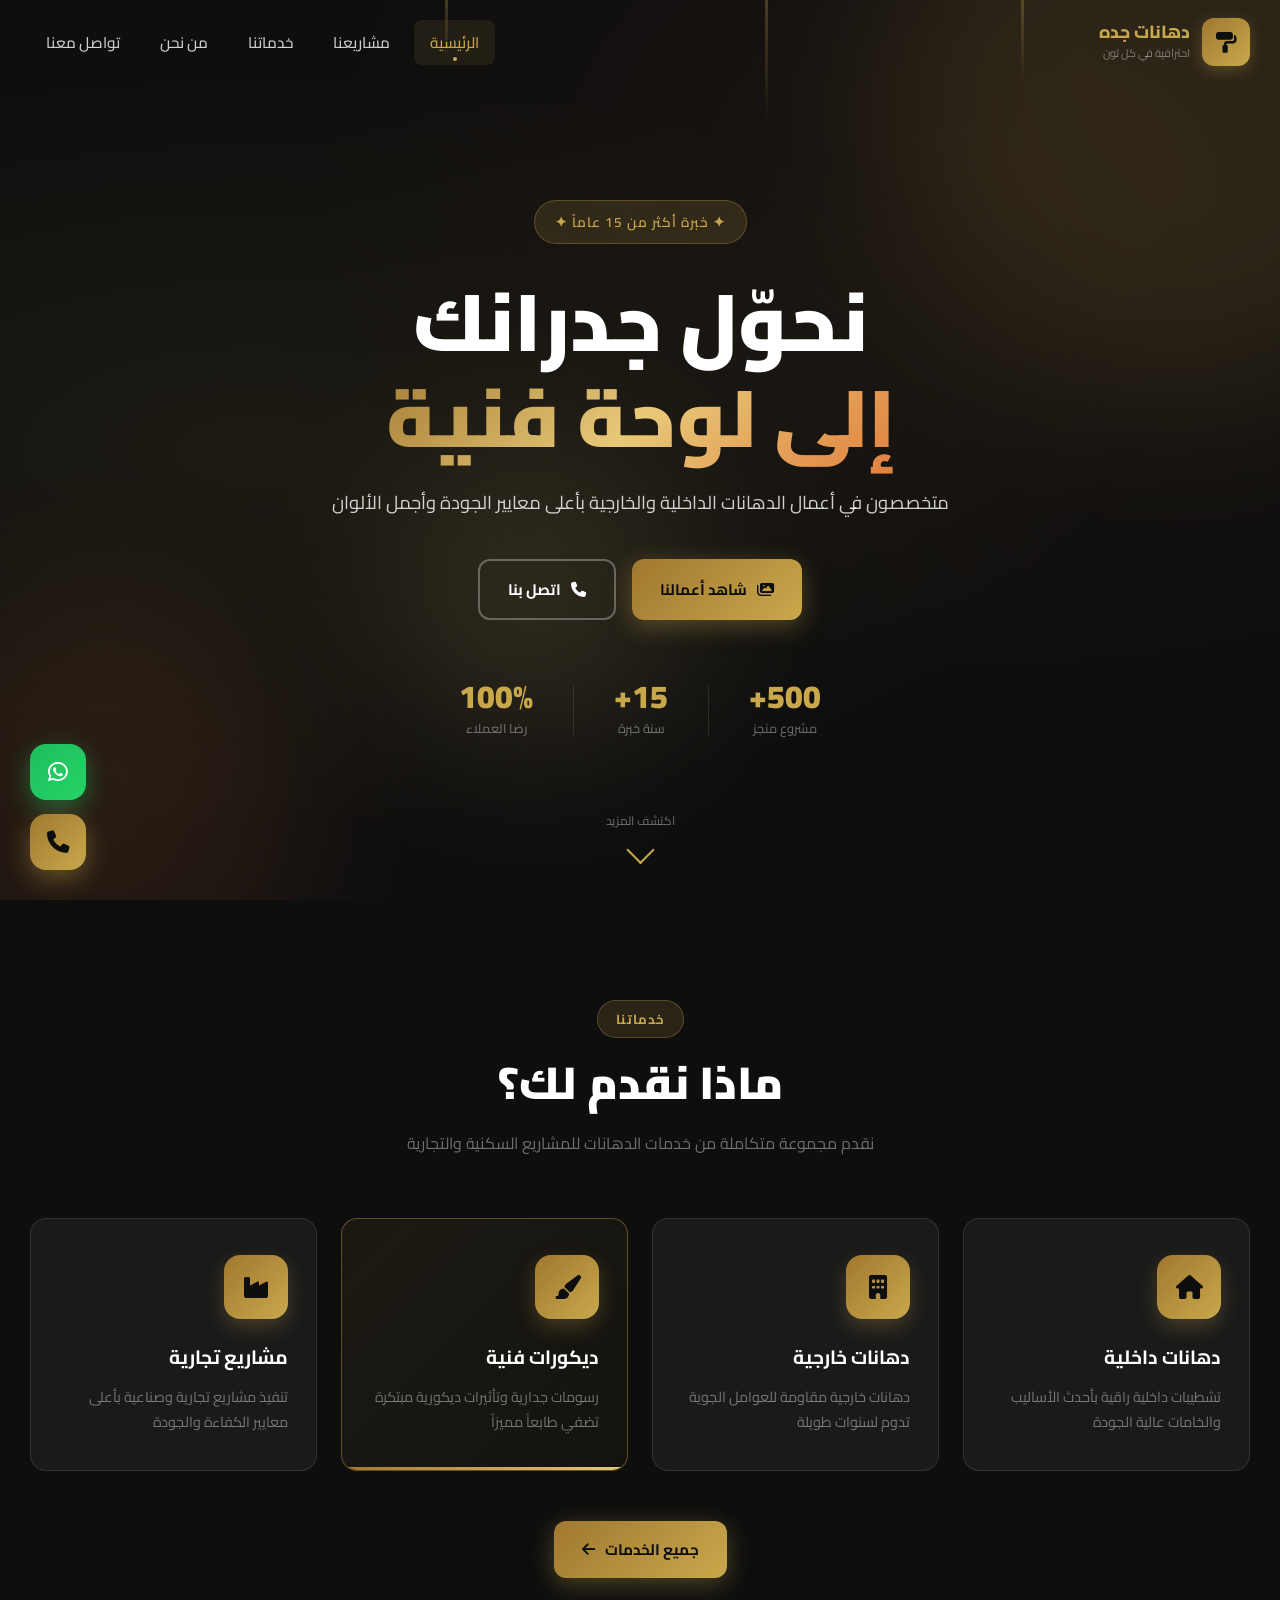
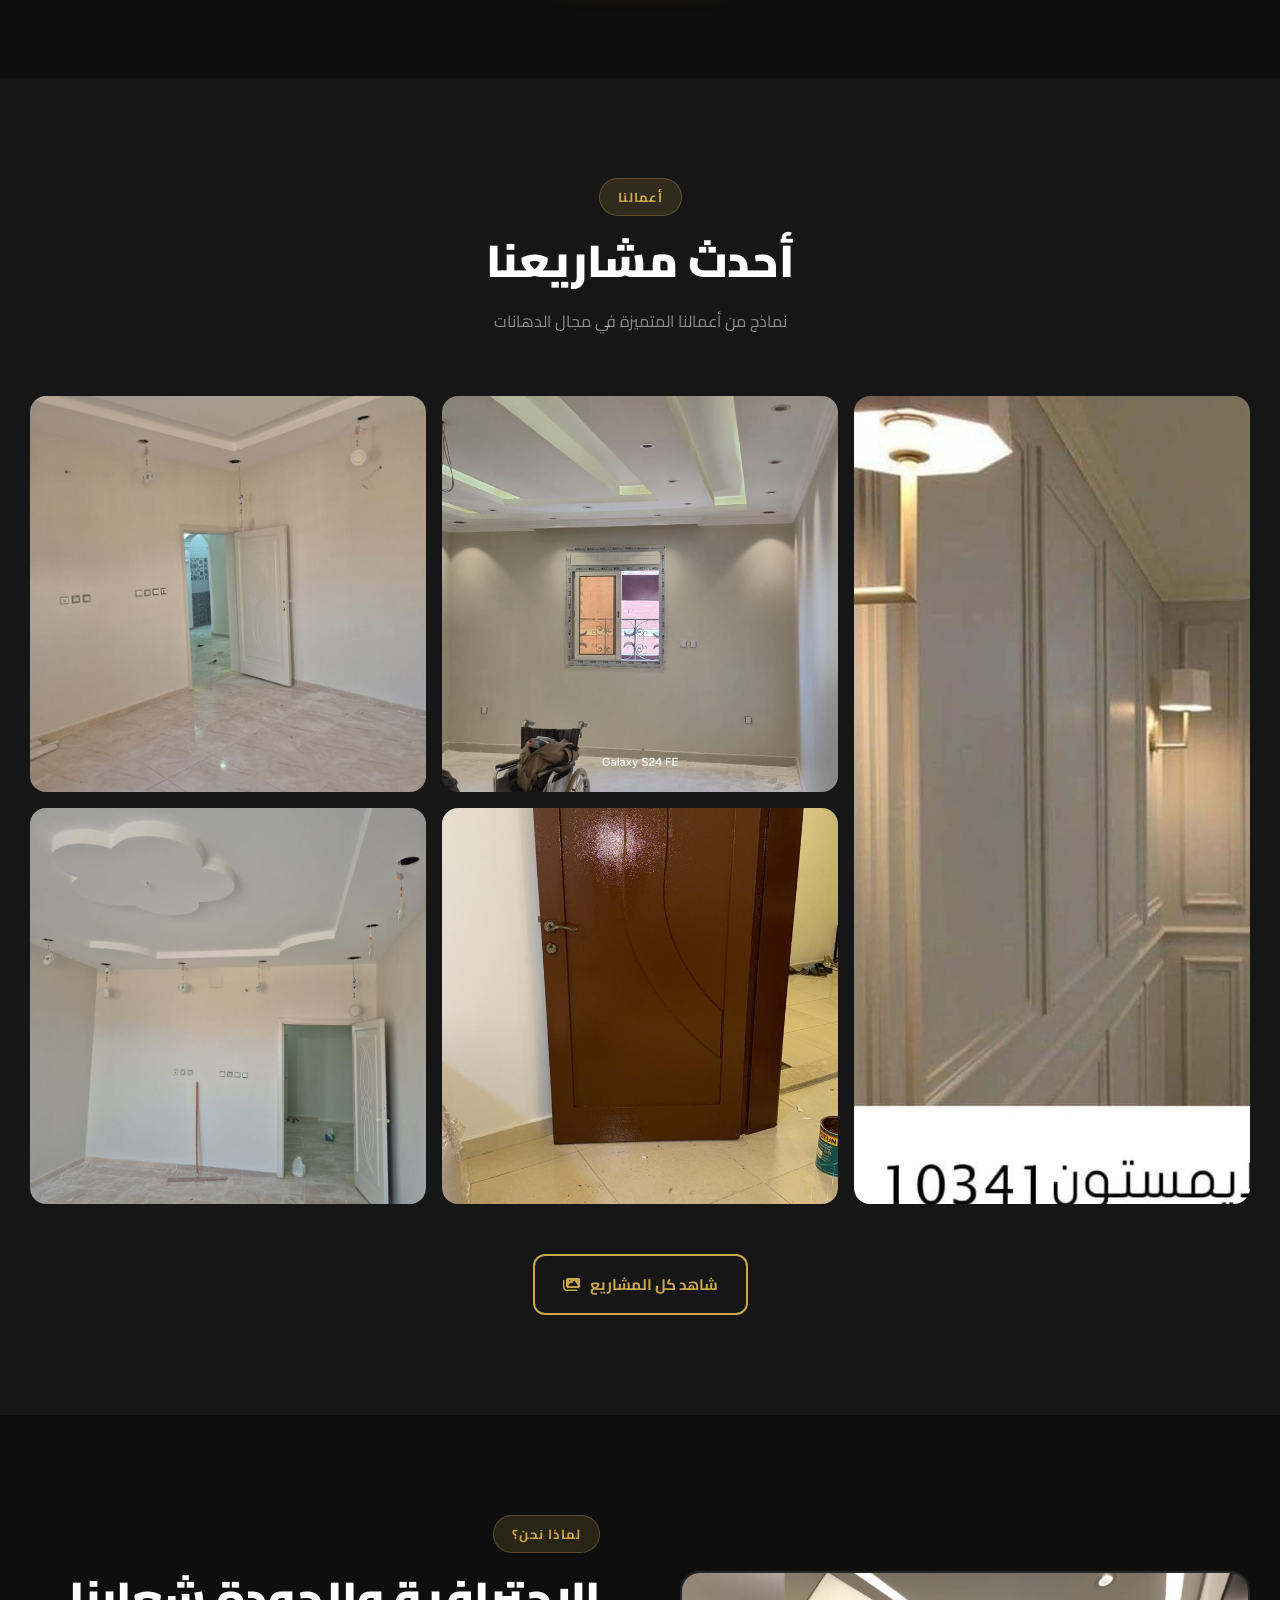
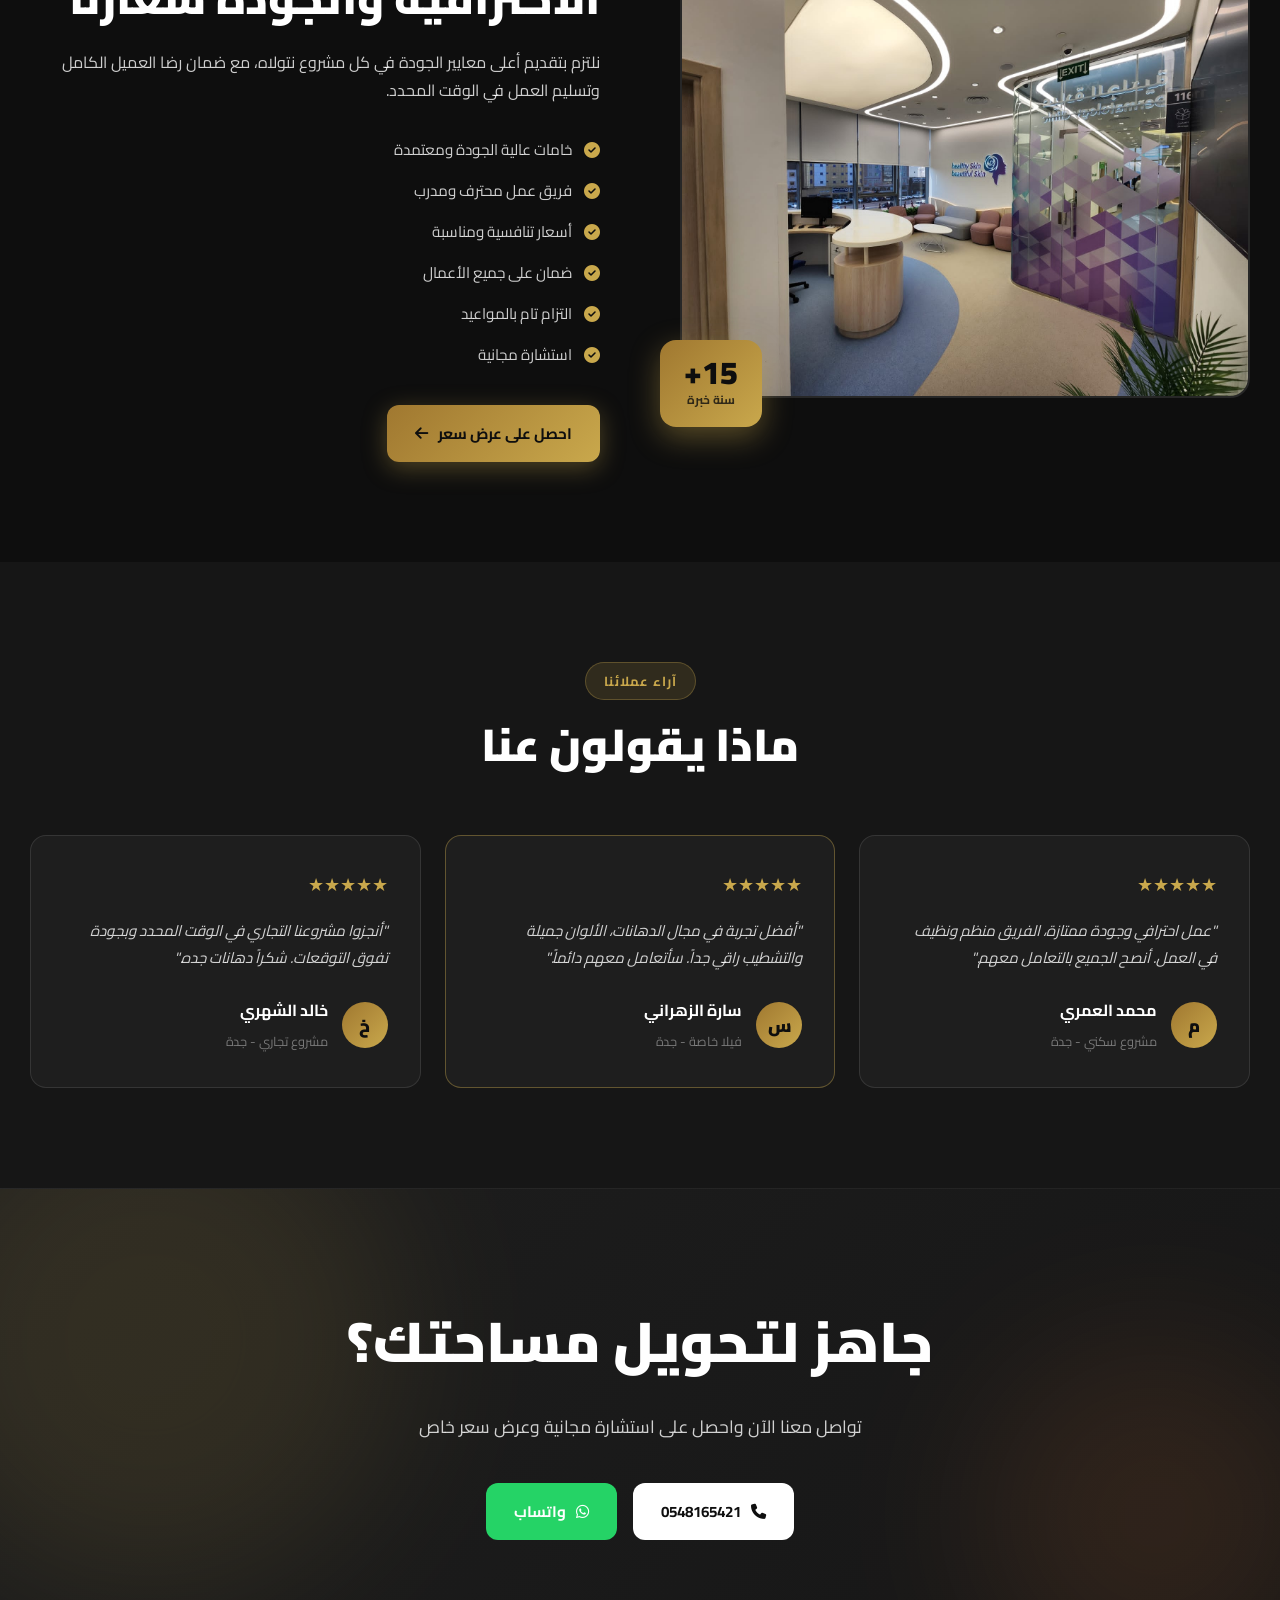
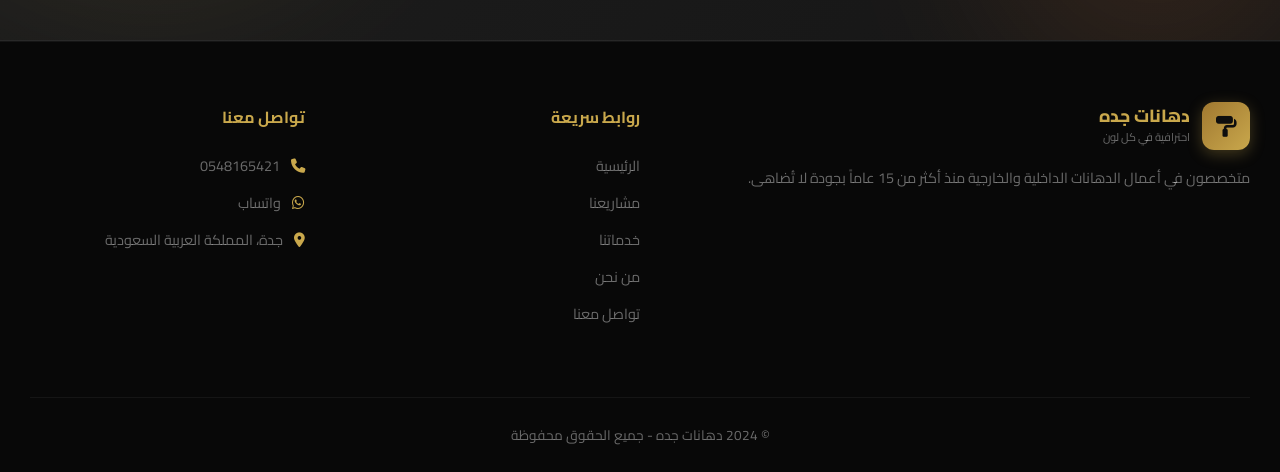
<file: index.html>
<!DOCTYPE html>
<html lang="ar" dir="rtl">
<head>
  <meta charset="UTF-8" />
  <meta name="viewport" content="width=device-width, initial-scale=1.0" />
  <title>دهانات جده | الاحترافية في كل لون</title>
  <link rel="stylesheet" href="style.css" />
  <link href="https://fonts.googleapis.com/css2?family=Cairo:wght@300;400;600;700;900&family=Tajawal:wght@300;400;500;700;800&display=swap" rel="stylesheet" />
  <link rel="stylesheet" href="https://cdnjs.cloudflare.com/ajax/libs/font-awesome/6.5.0/css/all.min.css" />
</head>
<body>

  <!-- LOADER -->
  <div class="loader" id="loader">
    <div class="loader-inner">
      <div class="loader-brush"></div>
      <div class="loader-text">دهانات جده</div>
      <div class="loader-bar"><div class="loader-progress"></div></div>
    </div>
  </div>

  <!-- NAVBAR -->
  <nav class="navbar" id="navbar">
    <div class="nav-container">
      <div class="nav-logo">
        <div class="logo-icon"><i class="fa-solid fa-paint-roller"></i></div>
        <div class="logo-text">
          <span class="logo-main">دهانات جده</span>
          <span class="logo-sub">احترافية في كل لون</span>
        </div>
      </div>
      <div class="nav-links" id="navLinks">
        <a href="index.html" class="nav-link active">الرئيسية</a>
        <a href="projects.html" class="nav-link">مشاريعنا</a>
        <a href="services.html" class="nav-link">خدماتنا</a>
        <a href="about.html" class="nav-link">من نحن</a>
        <a href="contact.html" class="nav-link">تواصل معنا</a>
      </div>
      <button class="nav-toggle" id="navToggle">
        <span></span><span></span><span></span>
      </button>
    </div>
  </nav>

  <!-- HERO -->
  <section class="hero">
    <div class="hero-bg">
      <div class="paint-blob blob1"></div>
      <div class="paint-blob blob2"></div>
      <div class="paint-blob blob3"></div>
      <div class="paint-drip drip1"></div>
      <div class="paint-drip drip2"></div>
      <div class="paint-drip drip3"></div>
    </div>
    <div class="hero-content">
      <div class="hero-badge">✦ خبرة أكثر من 15 عاماً ✦</div>
      <h1 class="hero-title">
        نحوّل جدرانك<br />
        <span class="gradient-text">إلى لوحة فنية</span>
      </h1>
      <p class="hero-desc">متخصصون في أعمال الدهانات الداخلية والخارجية بأعلى معايير الجودة وأجمل الألوان</p>
      <div class="hero-actions">
        <a href="projects.html" class="btn btn-primary"><i class="fa-solid fa-images"></i> شاهد أعمالنا</a>
        <a href="contact.html" class="btn btn-outline"><i class="fa-solid fa-phone"></i> اتصل بنا</a>
      </div>
      <div class="hero-stats">
        <div class="stat"><span class="stat-num">500+</span><span class="stat-label">مشروع منجز</span></div>
        <div class="stat-divider"></div>
        <div class="stat"><span class="stat-num">15+</span><span class="stat-label">سنة خبرة</span></div>
        <div class="stat-divider"></div>
        <div class="stat"><span class="stat-num">100%</span><span class="stat-label">رضا العملاء</span></div>
      </div>
    </div>
    <div class="hero-scroll">
      <span>اكتشف المزيد</span>
      <div class="scroll-arrow"></div>
    </div>
  </section>

  <!-- SERVICES PREVIEW -->
  <section class="services-section section-pad">
    <div class="container">
      <div class="section-header">
        <span class="section-tag">خدماتنا</span>
        <h2 class="section-title">ماذا نقدم لك؟</h2>
        <p class="section-sub">نقدم مجموعة متكاملة من خدمات الدهانات للمشاريع السكنية والتجارية</p>
      </div>
      <div class="services-grid">
        <div class="service-card">
          <div class="service-icon"><i class="fa-solid fa-home"></i></div>
          <h3>دهانات داخلية</h3>
          <p>تشطيبات داخلية راقية بأحدث الأساليب والخامات عالية الجودة</p>
          <div class="service-accent"></div>
        </div>
        <div class="service-card">
          <div class="service-icon"><i class="fa-solid fa-building"></i></div>
          <h3>دهانات خارجية</h3>
          <p>دهانات خارجية مقاومة للعوامل الجوية تدوم لسنوات طويلة</p>
          <div class="service-accent"></div>
        </div>
        <div class="service-card featured">
          <div class="service-icon"><i class="fa-solid fa-paint-brush"></i></div>
          <h3>ديكورات فنية</h3>
          <p>رسومات جدارية وتأثيرات ديكورية مبتكرة تضفي طابعاً مميزاً</p>
          <div class="service-accent"></div>
        </div>
        <div class="service-card">
          <div class="service-icon"><i class="fa-solid fa-industry"></i></div>
          <h3>مشاريع تجارية</h3>
          <p>تنفيذ مشاريع تجارية وصناعية بأعلى معايير الكفاءة والجودة</p>
          <div class="service-accent"></div>
        </div>
      </div>
      <div class="center-btn">
        <a href="services.html" class="btn btn-primary">جميع الخدمات <i class="fa-solid fa-arrow-left"></i></a>
      </div>
    </div>
  </section>

  <!-- PROJECTS PREVIEW -->
  <section class="projects-preview section-pad dark-section">
    <div class="container">
      <div class="section-header">
        <span class="section-tag">أعمالنا</span>
        <h2 class="section-title light">أحدث مشاريعنا</h2>
        <p class="section-sub light">نماذج من أعمالنا المتميزة في مجال الدهانات</p>
      </div>
      <div class="preview-grid">
        <div class="preview-item large">
          <img src="images/1.jpg" alt="مشروع 1" onerror="this.src='placeholder.svg'" />
          <div class="preview-overlay"><span>مشروع داخلي فاخر</span></div>
        </div>
        <div class="preview-item">
          <img src="images/2.jpg" alt="مشروع 2" onerror="this.src='placeholder.svg'" />
          <div class="preview-overlay"><span>دهانات خارجية</span></div>
        </div>
        <div class="preview-item">
          <img src="images/3.jpg" alt="مشروع 3" onerror="this.src='placeholder.svg'" />
          <div class="preview-overlay"><span>ديكور فني</span></div>
        </div>
        <div class="preview-item">
          <img src="images/4.jpg" alt="مشروع 4" onerror="this.src='placeholder.svg'" />
          <div class="preview-overlay"><span>مشروع تجاري</span></div>
        </div>
        <div class="preview-item">
          <img src="images/5.jpg" alt="مشروع 5" onerror="this.src='placeholder.svg'" />
          <div class="preview-overlay"><span>تشطيبات راقية</span></div>
        </div>
      </div>
      <div class="center-btn">
        <a href="projects.html" class="btn btn-gold">شاهد كل المشاريع <i class="fa-solid fa-images"></i></a>
      </div>
    </div>
  </section>

  <!-- WHY US -->
  <section class="why-section section-pad">
    <div class="container">
      <div class="why-grid">
        <div class="why-image">
          <div class="why-img-wrap">
            <img src="images/6.jpg" alt="فريق العمل" onerror="this.src='placeholder.svg'" />
            <div class="why-badge-float">
              <div class="badge-num">15+</div>
              <div class="badge-txt">سنة خبرة</div>
            </div>
          </div>
        </div>
        <div class="why-content">
          <span class="section-tag">لماذا نحن؟</span>
          <h2 class="section-title">الاحترافية والجودة شعارنا</h2>
          <p>نلتزم بتقديم أعلى معايير الجودة في كل مشروع نتولاه، مع ضمان رضا العميل الكامل وتسليم العمل في الوقت المحدد.</p>
          <div class="features-list">
            <div class="feature-item"><i class="fa-solid fa-check-circle"></i><span>خامات عالية الجودة ومعتمدة</span></div>
            <div class="feature-item"><i class="fa-solid fa-check-circle"></i><span>فريق عمل محترف ومدرب</span></div>
            <div class="feature-item"><i class="fa-solid fa-check-circle"></i><span>أسعار تنافسية ومناسبة</span></div>
            <div class="feature-item"><i class="fa-solid fa-check-circle"></i><span>ضمان على جميع الأعمال</span></div>
            <div class="feature-item"><i class="fa-solid fa-check-circle"></i><span>التزام تام بالمواعيد</span></div>
            <div class="feature-item"><i class="fa-solid fa-check-circle"></i><span>استشارة مجانية</span></div>
          </div>
          <a href="contact.html" class="btn btn-primary">احصل على عرض سعر <i class="fa-solid fa-arrow-left"></i></a>
        </div>
      </div>
    </div>
  </section>

  <!-- TESTIMONIALS -->
  <section class="testimonials section-pad dark-section">
    <div class="container">
      <div class="section-header">
        <span class="section-tag">آراء عملائنا</span>
        <h2 class="section-title light">ماذا يقولون عنا</h2>
      </div>
      <div class="testimonials-grid">
        <div class="testimonial-card">
          <div class="stars">★★★★★</div>
          <p>"عمل احترافي وجودة ممتازة، الفريق منظم ونظيف في العمل. أنصح الجميع بالتعامل معهم."</p>
          <div class="testimonial-author">
            <div class="author-avatar">م</div>
            <div><strong>محمد العمري</strong><span>مشروع سكني - جدة</span></div>
          </div>
        </div>
        <div class="testimonial-card featured">
          <div class="stars">★★★★★</div>
          <p>"أفضل تجربة في مجال الدهانات، الألوان جميلة والتشطيب راقي جداً. سأتعامل معهم دائماً."</p>
          <div class="testimonial-author">
            <div class="author-avatar">س</div>
            <div><strong>سارة الزهراني</strong><span>فيلا خاصة - جدة</span></div>
          </div>
        </div>
        <div class="testimonial-card">
          <div class="stars">★★★★★</div>
          <p>"أنجزوا مشروعنا التجاري في الوقت المحدد وبجودة تفوق التوقعات. شكراً دهانات جده."</p>
          <div class="testimonial-author">
            <div class="author-avatar">خ</div>
            <div><strong>خالد الشهري</strong><span>مشروع تجاري - جدة</span></div>
          </div>
        </div>
      </div>
    </div>
  </section>

  <!-- CTA -->
  <section class="cta-section">
    <div class="cta-bg">
      <div class="paint-blob blob4"></div>
      <div class="paint-blob blob5"></div>
    </div>
    <div class="container">
      <div class="cta-content">
        <h2>جاهز لتحويل مساحتك؟</h2>
        <p>تواصل معنا الآن واحصل على استشارة مجانية وعرض سعر خاص</p>
        <div class="cta-actions">
          <a href="tel:0548165421" class="btn btn-white"><i class="fa-solid fa-phone"></i> 0548165421</a>
          <a href="https://wa.me/966548165421" target="_blank" class="btn btn-whatsapp"><i class="fa-brands fa-whatsapp"></i> واتساب</a>
        </div>
      </div>
    </div>
  </section>

  <!-- FOOTER -->
  <footer class="footer">
    <div class="container">
      <div class="footer-grid">
        <div class="footer-brand">
          <div class="nav-logo">
            <div class="logo-icon"><i class="fa-solid fa-paint-roller"></i></div>
            <div class="logo-text">
              <span class="logo-main">دهانات جده</span>
              <span class="logo-sub">احترافية في كل لون</span>
            </div>
          </div>
          <p>متخصصون في أعمال الدهانات الداخلية والخارجية منذ أكثر من 15 عاماً بجودة لا تُضاهى.</p>
        </div>
        <div class="footer-links">
          <h4>روابط سريعة</h4>
          <a href="index.html">الرئيسية</a>
          <a href="projects.html">مشاريعنا</a>
          <a href="services.html">خدماتنا</a>
          <a href="about.html">من نحن</a>
          <a href="contact.html">تواصل معنا</a>
        </div>
        <div class="footer-contact">
          <h4>تواصل معنا</h4>
          <a href="tel:0548165421"><i class="fa-solid fa-phone"></i> 0548165421</a>
          <a href="https://wa.me/966548165421" target="_blank"><i class="fa-brands fa-whatsapp"></i> واتساب</a>
          <p><i class="fa-solid fa-location-dot"></i> جدة، المملكة العربية السعودية</p>
        </div>
      </div>
      <div class="footer-bottom">
        <p>© 2024 دهانات جده - جميع الحقوق محفوظة</p>
      </div>
    </div>
  </footer>

  <!-- FLOATING BUTTONS -->
  <div class="floating-btns">
    <a href="https://wa.me/966548165421" target="_blank" class="float-btn whatsapp-btn" title="واتساب">
      <i class="fa-brands fa-whatsapp"></i>
      <span class="float-tooltip">تواصل عبر واتساب</span>
    </a>
    <a href="tel:0548165421" class="float-btn call-btn" title="اتصل بنا">
      <i class="fa-solid fa-phone"></i>
      <span class="float-tooltip">اتصل بنا الآن</span>
    </a>
  </div>

  <script src="script.js"></script>
</body>
</html>
</file>
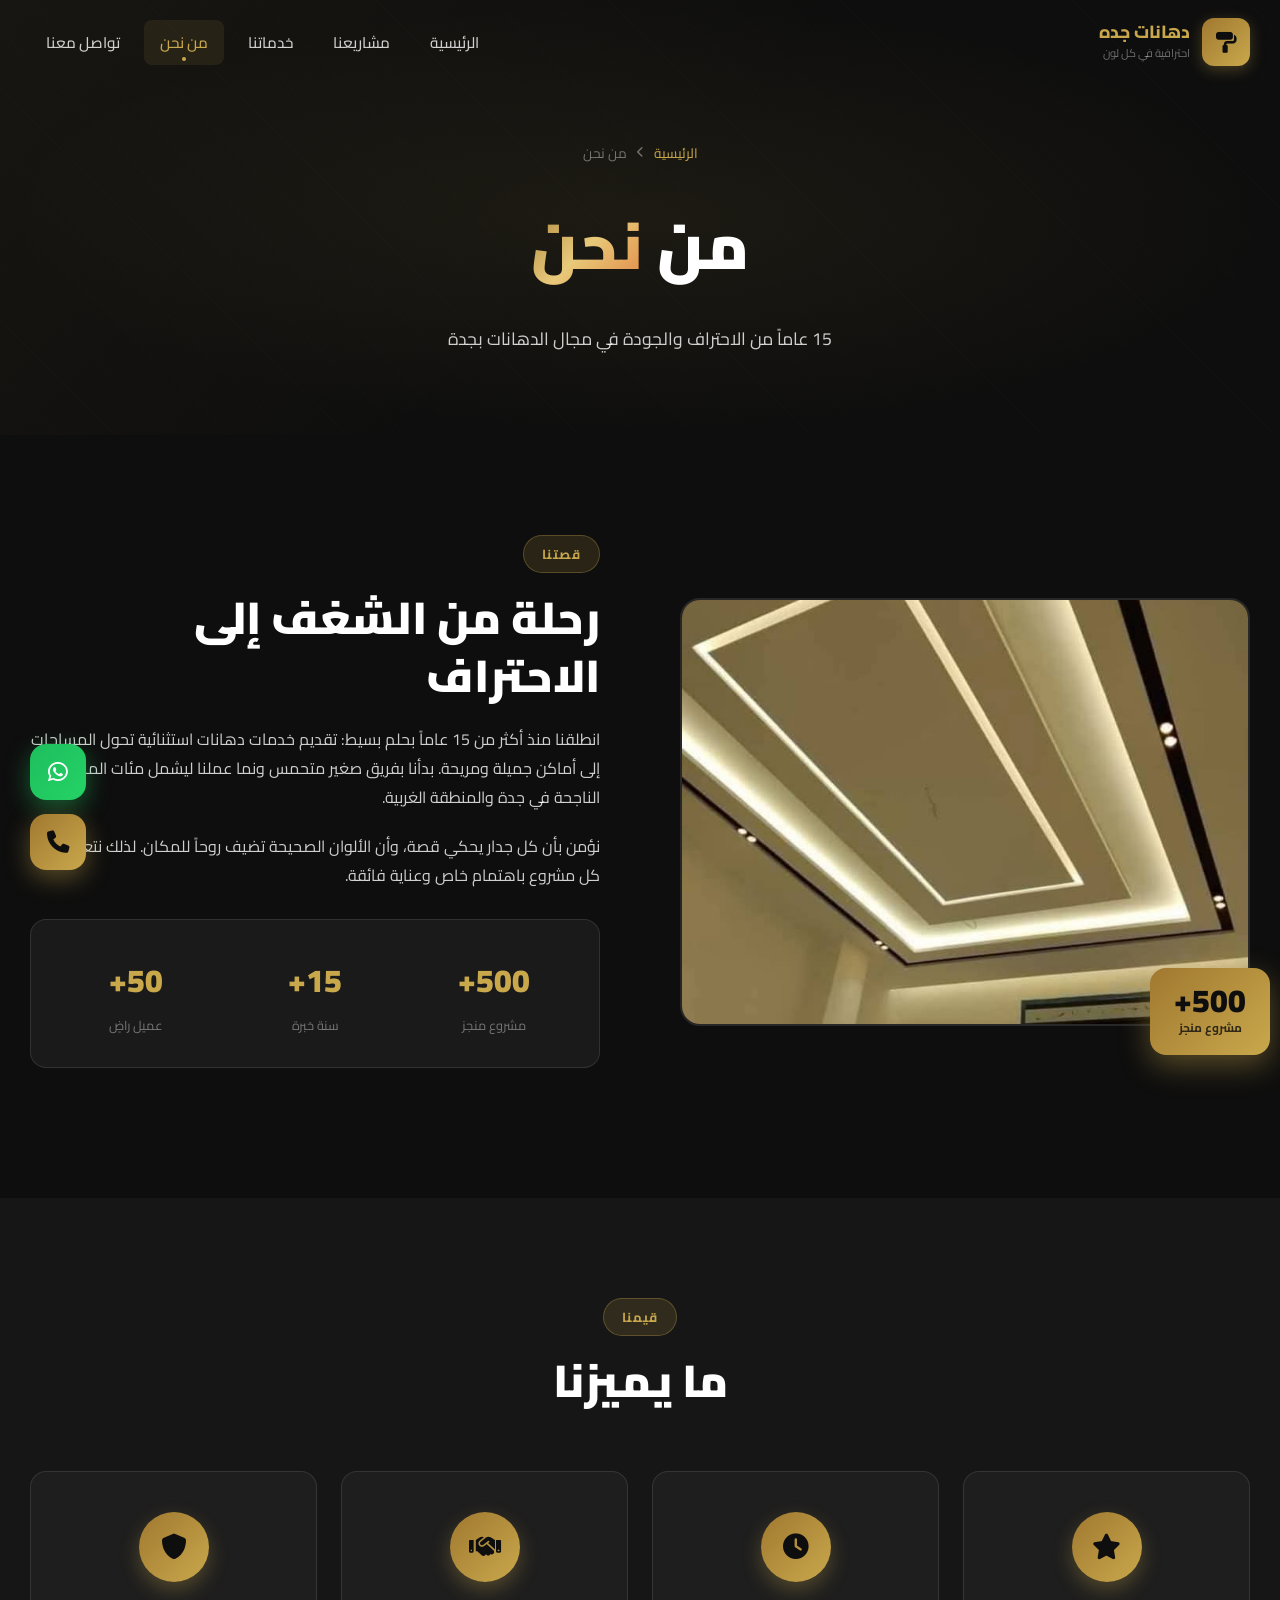
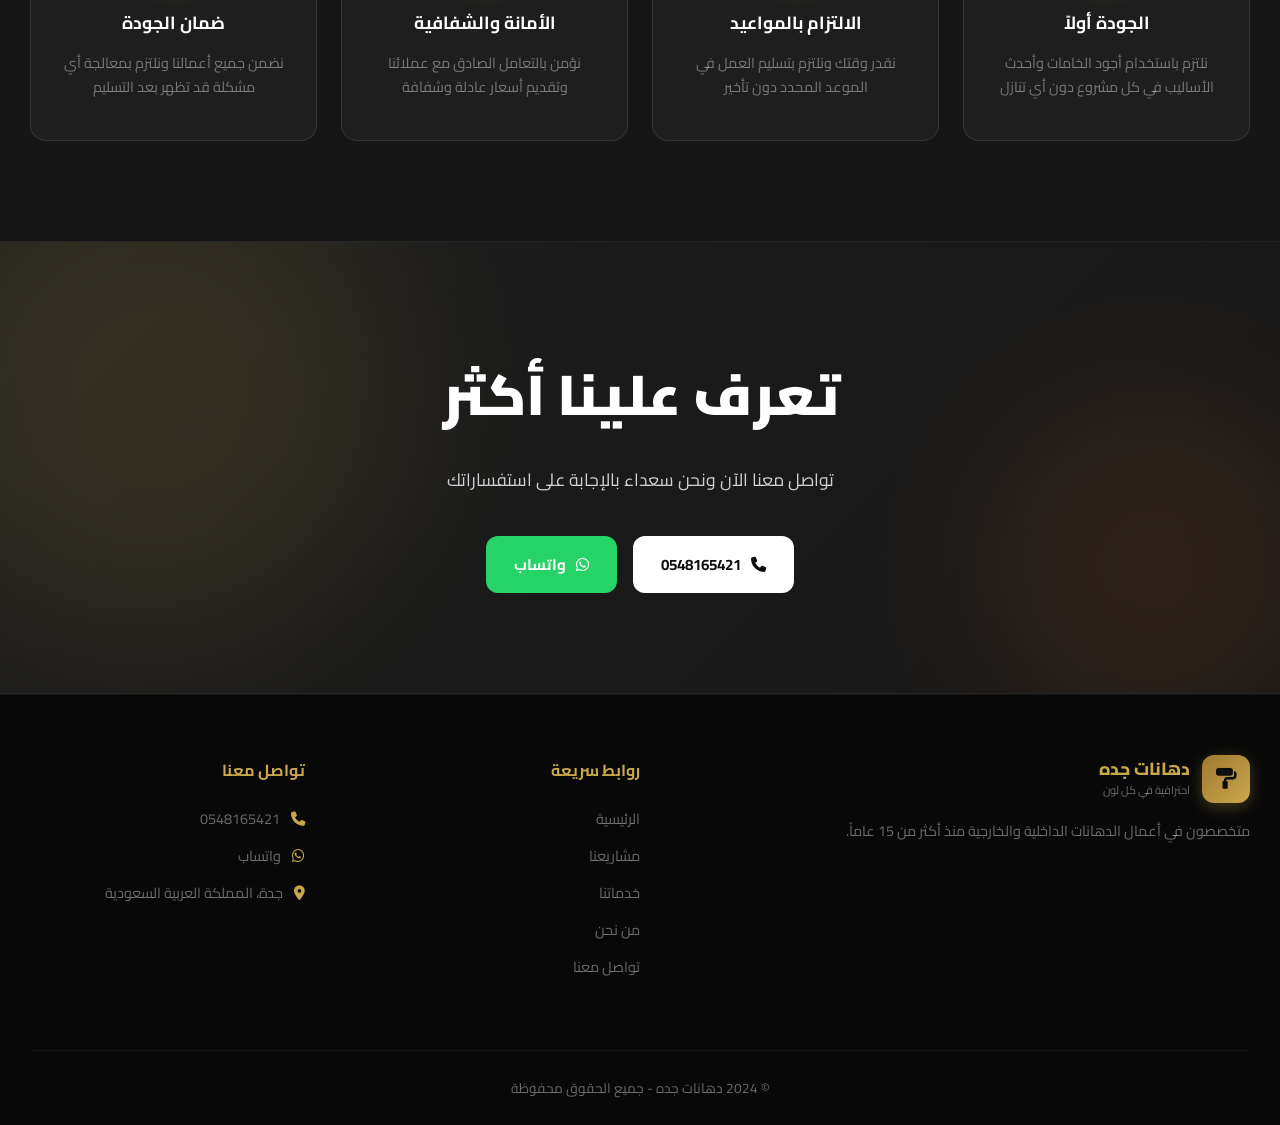
<file: about.html>
<!DOCTYPE html>
<html lang="ar" dir="rtl">
<head>
  <meta charset="UTF-8" />
  <meta name="viewport" content="width=device-width, initial-scale=1.0" />
  <title>من نحن | دهانات جده</title>
  <link rel="stylesheet" href="style.css" />
  <link href="https://fonts.googleapis.com/css2?family=Cairo:wght@300;400;600;700;900&family=Tajawal:wght@300;400;500;700;800&display=swap" rel="stylesheet" />
  <link rel="stylesheet" href="https://cdnjs.cloudflare.com/ajax/libs/font-awesome/6.5.0/css/all.min.css" />
</head>
<body>

  <nav class="navbar" id="navbar">
    <div class="nav-container">
      <div class="nav-logo">
        <div class="logo-icon"><i class="fa-solid fa-paint-roller"></i></div>
        <div class="logo-text">
          <span class="logo-main">دهانات جده</span>
          <span class="logo-sub">احترافية في كل لون</span>
        </div>
      </div>
      <div class="nav-links" id="navLinks">
        <a href="index.html" class="nav-link">الرئيسية</a>
        <a href="projects.html" class="nav-link">مشاريعنا</a>
        <a href="services.html" class="nav-link">خدماتنا</a>
        <a href="about.html" class="nav-link active">من نحن</a>
        <a href="contact.html" class="nav-link">تواصل معنا</a>
      </div>
      <button class="nav-toggle" id="navToggle"><span></span><span></span><span></span></button>
    </div>
  </nav>

  <section class="page-hero">
    <div class="page-hero-bg"></div>
    <div class="page-hero-content">
      <div class="breadcrumb"><a href="index.html">الرئيسية</a> <i class="fa-solid fa-chevron-left"></i> من نحن</div>
      <h1>من <span class="gradient-text">نحن</span></h1>
      <p>15 عاماً من الاحتراف والجودة في مجال الدهانات بجدة</p>
    </div>
  </section>

  <section class="about-section section-pad">
    <div class="container">
      <div class="about-grid">
        <div class="about-image">
          <div class="about-img-wrap">
            <img src="images/7.jpg" alt="شركتنا" onerror="this.src='placeholder.svg'" />
            <div class="about-badge">
              <div class="badge-num">500+</div>
              <div class="badge-txt">مشروع منجز</div>
            </div>
          </div>
        </div>
        <div class="about-content">
          <span class="section-tag">قصتنا</span>
          <h2 class="section-title">رحلة من الشغف إلى الاحتراف</h2>
          <p>انطلقنا منذ أكثر من 15 عاماً بحلم بسيط: تقديم خدمات دهانات استثنائية تحول المساحات إلى أماكن جميلة ومريحة. بدأنا بفريق صغير متحمس ونما عملنا ليشمل مئات المشاريع الناجحة في جدة والمنطقة الغربية.</p>
          <p>نؤمن بأن كل جدار يحكي قصة، وأن الألوان الصحيحة تضيف روحاً للمكان. لذلك نتعامل مع كل مشروع باهتمام خاص وعناية فائقة.</p>
          <div class="about-stats">
            <div class="about-stat"><span>500+</span><p>مشروع منجز</p></div>
            <div class="about-stat"><span>15+</span><p>سنة خبرة</p></div>
            <div class="about-stat"><span>50+</span><p>عميل راضٍ</p></div>
          </div>
        </div>
      </div>
    </div>
  </section>

  <section class="values-section section-pad dark-section">
    <div class="container">
      <div class="section-header">
        <span class="section-tag">قيمنا</span>
        <h2 class="section-title light">ما يميزنا</h2>
      </div>
      <div class="values-grid">
        <div class="value-card">
          <div class="value-icon"><i class="fa-solid fa-star"></i></div>
          <h3>الجودة أولاً</h3>
          <p>نلتزم باستخدام أجود الخامات وأحدث الأساليب في كل مشروع دون أي تنازل</p>
        </div>
        <div class="value-card">
          <div class="value-icon"><i class="fa-solid fa-clock"></i></div>
          <h3>الالتزام بالمواعيد</h3>
          <p>نقدر وقتك ونلتزم بتسليم العمل في الموعد المحدد دون تأخير</p>
        </div>
        <div class="value-card">
          <div class="value-icon"><i class="fa-solid fa-handshake"></i></div>
          <h3>الأمانة والشفافية</h3>
          <p>نؤمن بالتعامل الصادق مع عملائنا وتقديم أسعار عادلة وشفافة</p>
        </div>
        <div class="value-card">
          <div class="value-icon"><i class="fa-solid fa-shield"></i></div>
          <h3>ضمان الجودة</h3>
          <p>نضمن جميع أعمالنا ونلتزم بمعالجة أي مشكلة قد تظهر بعد التسليم</p>
        </div>
      </div>
    </div>
  </section>

  <section class="cta-section">
    <div class="cta-bg"><div class="paint-blob blob4"></div><div class="paint-blob blob5"></div></div>
    <div class="container">
      <div class="cta-content">
        <h2>تعرف علينا أكثر</h2>
        <p>تواصل معنا الآن ونحن سعداء بالإجابة على استفساراتك</p>
        <div class="cta-actions">
          <a href="tel:0548165421" class="btn btn-white"><i class="fa-solid fa-phone"></i> 0548165421</a>
          <a href="https://wa.me/966548165421" target="_blank" class="btn btn-whatsapp"><i class="fa-brands fa-whatsapp"></i> واتساب</a>
        </div>
      </div>
    </div>
  </section>

  <footer class="footer">
    <div class="container">
      <div class="footer-grid">
        <div class="footer-brand">
          <div class="nav-logo">
            <div class="logo-icon"><i class="fa-solid fa-paint-roller"></i></div>
            <div class="logo-text"><span class="logo-main">دهانات جده</span><span class="logo-sub">احترافية في كل لون</span></div>
          </div>
          <p>متخصصون في أعمال الدهانات الداخلية والخارجية منذ أكثر من 15 عاماً.</p>
        </div>
        <div class="footer-links">
          <h4>روابط سريعة</h4>
          <a href="index.html">الرئيسية</a>
          <a href="projects.html">مشاريعنا</a>
          <a href="services.html">خدماتنا</a>
          <a href="about.html">من نحن</a>
          <a href="contact.html">تواصل معنا</a>
        </div>
        <div class="footer-contact">
          <h4>تواصل معنا</h4>
          <a href="tel:0548165421"><i class="fa-solid fa-phone"></i> 0548165421</a>
          <a href="https://wa.me/966548165421" target="_blank"><i class="fa-brands fa-whatsapp"></i> واتساب</a>
          <p><i class="fa-solid fa-location-dot"></i> جدة، المملكة العربية السعودية</p>
        </div>
      </div>
      <div class="footer-bottom"><p>© 2024 دهانات جده - جميع الحقوق محفوظة</p></div>
    </div>
  </footer>

  <div class="floating-btns">
    <a href="https://wa.me/966548165421" target="_blank" class="float-btn whatsapp-btn">
      <i class="fa-brands fa-whatsapp"></i>
      <span class="float-tooltip">تواصل عبر واتساب</span>
    </a>
    <a href="tel:0548165421" class="float-btn call-btn">
      <i class="fa-solid fa-phone"></i>
      <span class="float-tooltip">اتصل بنا الآن</span>
    </a>
  </div>

  <script src="script.js"></script>
</body>
</html>
</file>
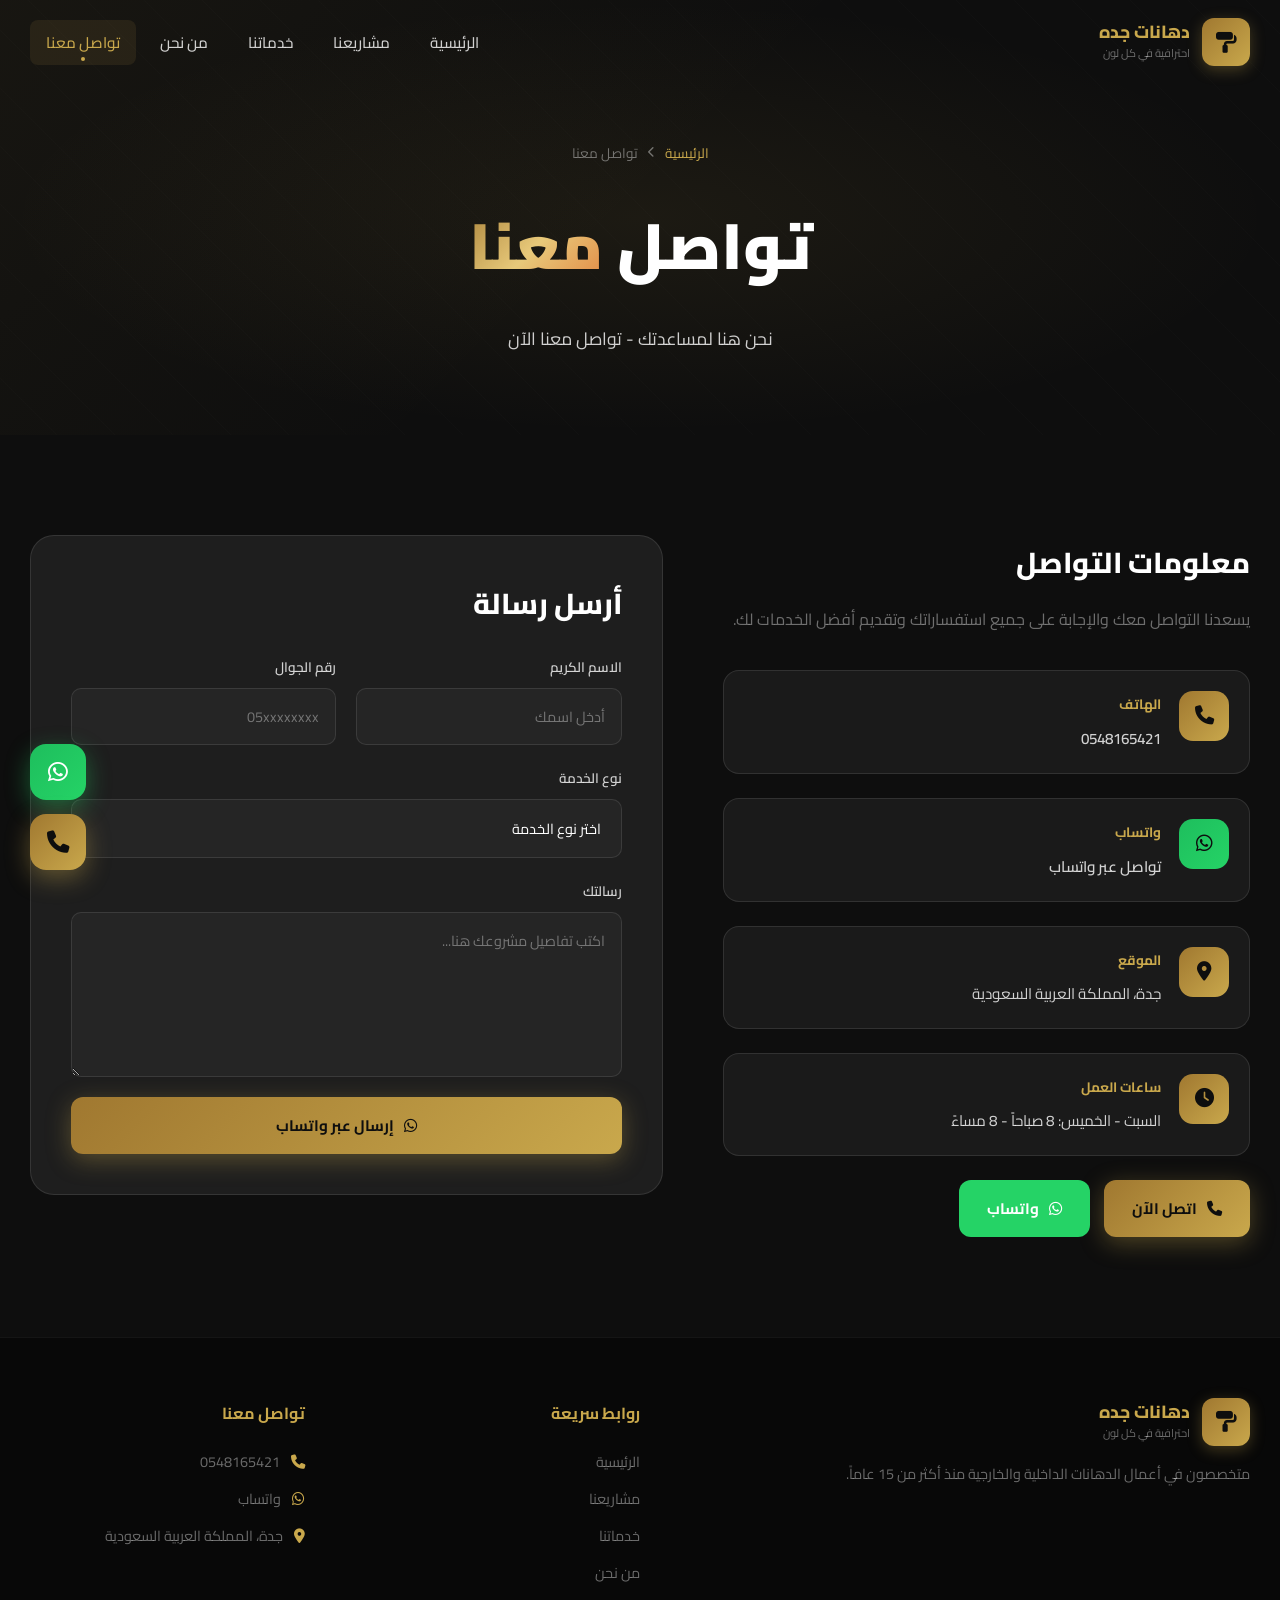
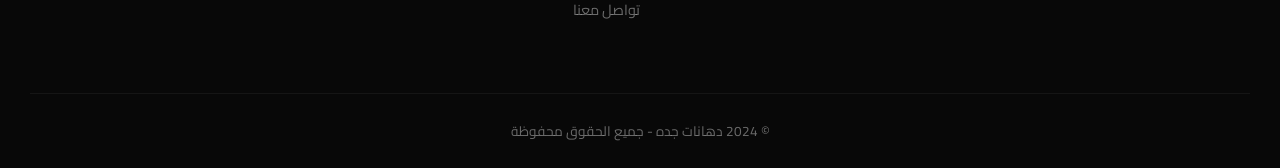
<file: contact.html>
<!DOCTYPE html>
<html lang="ar" dir="rtl">
<head>
  <meta charset="UTF-8" />
  <meta name="viewport" content="width=device-width, initial-scale=1.0" />
  <title>تواصل معنا | دهانات جده</title>
  <link rel="stylesheet" href="style.css" />
  <link href="https://fonts.googleapis.com/css2?family=Cairo:wght@300;400;600;700;900&family=Tajawal:wght@300;400;500;700;800&display=swap" rel="stylesheet" />
  <link rel="stylesheet" href="https://cdnjs.cloudflare.com/ajax/libs/font-awesome/6.5.0/css/all.min.css" />
</head>
<body>

  <nav class="navbar" id="navbar">
    <div class="nav-container">
      <div class="nav-logo">
        <div class="logo-icon"><i class="fa-solid fa-paint-roller"></i></div>
        <div class="logo-text">
          <span class="logo-main">دهانات جده</span>
          <span class="logo-sub">احترافية في كل لون</span>
        </div>
      </div>
      <div class="nav-links" id="navLinks">
        <a href="index.html" class="nav-link">الرئيسية</a>
        <a href="projects.html" class="nav-link">مشاريعنا</a>
        <a href="services.html" class="nav-link">خدماتنا</a>
        <a href="about.html" class="nav-link">من نحن</a>
        <a href="contact.html" class="nav-link active">تواصل معنا</a>
      </div>
      <button class="nav-toggle" id="navToggle"><span></span><span></span><span></span></button>
    </div>
  </nav>

  <section class="page-hero">
    <div class="page-hero-bg"></div>
    <div class="page-hero-content">
      <div class="breadcrumb"><a href="index.html">الرئيسية</a> <i class="fa-solid fa-chevron-left"></i> تواصل معنا</div>
      <h1>تواصل <span class="gradient-text">معنا</span></h1>
      <p>نحن هنا لمساعدتك - تواصل معنا الآن</p>
    </div>
  </section>

  <section class="contact-section section-pad">
    <div class="container">
      <div class="contact-grid">

        <div class="contact-info">
          <h2>معلومات التواصل</h2>
          <p>يسعدنا التواصل معك والإجابة على جميع استفساراتك وتقديم أفضل الخدمات لك.</p>

          <div class="contact-item">
            <div class="contact-item-icon"><i class="fa-solid fa-phone"></i></div>
            <div class="contact-item-content">
              <h4>الهاتف</h4>
              <a href="tel:0548165421">0548165421</a>
            </div>
          </div>

          <div class="contact-item">
            <div class="contact-item-icon whatsapp"><i class="fa-brands fa-whatsapp"></i></div>
            <div class="contact-item-content">
              <h4>واتساب</h4>
              <a href="https://wa.me/966548165421" target="_blank">تواصل عبر واتساب</a>
            </div>
          </div>

          <div class="contact-item">
            <div class="contact-item-icon"><i class="fa-solid fa-location-dot"></i></div>
            <div class="contact-item-content">
              <h4>الموقع</h4>
              <p>جدة، المملكة العربية السعودية</p>
            </div>
          </div>

          <div class="contact-item">
            <div class="contact-item-icon"><i class="fa-solid fa-clock"></i></div>
            <div class="contact-item-content">
              <h4>ساعات العمل</h4>
              <p>السبت - الخميس: 8 صباحاً - 8 مساءً</p>
            </div>
          </div>

          <div class="contact-cta-btns">
            <a href="tel:0548165421" class="btn btn-primary"><i class="fa-solid fa-phone"></i> اتصل الآن</a>
            <a href="https://wa.me/966548165421" target="_blank" class="btn btn-whatsapp-solid"><i class="fa-brands fa-whatsapp"></i> واتساب</a>
          </div>
        </div>

        <div class="contact-form-wrap">
          <h2>أرسل رسالة</h2>
          <div class="contact-form">
            <div class="form-row">
              <div class="form-group">
                <label>الاسم الكريم</label>
                <input type="text" placeholder="أدخل اسمك" />
              </div>
              <div class="form-group">
                <label>رقم الجوال</label>
                <input type="tel" placeholder="05xxxxxxxx" />
              </div>
            </div>
            <div class="form-group">
              <label>نوع الخدمة</label>
              <select>
                <option value="">اختر نوع الخدمة</option>
                <option>دهانات داخلية</option>
                <option>دهانات خارجية</option>
                <option>ديكورات فنية</option>
                <option>مشاريع تجارية</option>
              </select>
            </div>
            <div class="form-group">
              <label>رسالتك</label>
              <textarea rows="5" placeholder="اكتب تفاصيل مشروعك هنا..."></textarea>
            </div>
            <button class="btn btn-primary full-width" onclick="sendWhatsApp()">
              <i class="fa-brands fa-whatsapp"></i> إرسال عبر واتساب
            </button>
          </div>
        </div>

      </div>
    </div>
  </section>

  <footer class="footer">
    <div class="container">
      <div class="footer-grid">
        <div class="footer-brand">
          <div class="nav-logo">
            <div class="logo-icon"><i class="fa-solid fa-paint-roller"></i></div>
            <div class="logo-text"><span class="logo-main">دهانات جده</span><span class="logo-sub">احترافية في كل لون</span></div>
          </div>
          <p>متخصصون في أعمال الدهانات الداخلية والخارجية منذ أكثر من 15 عاماً.</p>
        </div>
        <div class="footer-links">
          <h4>روابط سريعة</h4>
          <a href="index.html">الرئيسية</a>
          <a href="projects.html">مشاريعنا</a>
          <a href="services.html">خدماتنا</a>
          <a href="about.html">من نحن</a>
          <a href="contact.html">تواصل معنا</a>
        </div>
        <div class="footer-contact">
          <h4>تواصل معنا</h4>
          <a href="tel:0548165421"><i class="fa-solid fa-phone"></i> 0548165421</a>
          <a href="https://wa.me/966548165421" target="_blank"><i class="fa-brands fa-whatsapp"></i> واتساب</a>
          <p><i class="fa-solid fa-location-dot"></i> جدة، المملكة العربية السعودية</p>
        </div>
      </div>
      <div class="footer-bottom"><p>© 2024 دهانات جده - جميع الحقوق محفوظة</p></div>
    </div>
  </footer>

  <div class="floating-btns">
    <a href="https://wa.me/966548165421" target="_blank" class="float-btn whatsapp-btn">
      <i class="fa-brands fa-whatsapp"></i>
      <span class="float-tooltip">تواصل عبر واتساب</span>
    </a>
    <a href="tel:0548165421" class="float-btn call-btn">
      <i class="fa-solid fa-phone"></i>
      <span class="float-tooltip">اتصل بنا الآن</span>
    </a>
  </div>

  <script src="script.js"></script>
  <script>
    function sendWhatsApp() {
      const name = document.querySelector('input[type="text"]').value;
      const phone = document.querySelector('input[type="tel"]').value;
      const service = document.querySelector('select').value;
      const msg = document.querySelector('textarea').value;
      const text = `مرحباً، أنا ${name || 'عميل جديد'}\nرقمي: ${phone || 'لم يُذكر'}\nالخدمة: ${service || 'لم تُحدد'}\n${msg}`;
      window.open(`https://wa.me/966548165421?text=${encodeURIComponent(text)}`, '_blank');
    }
  </script>
</body>
</html>
</file>
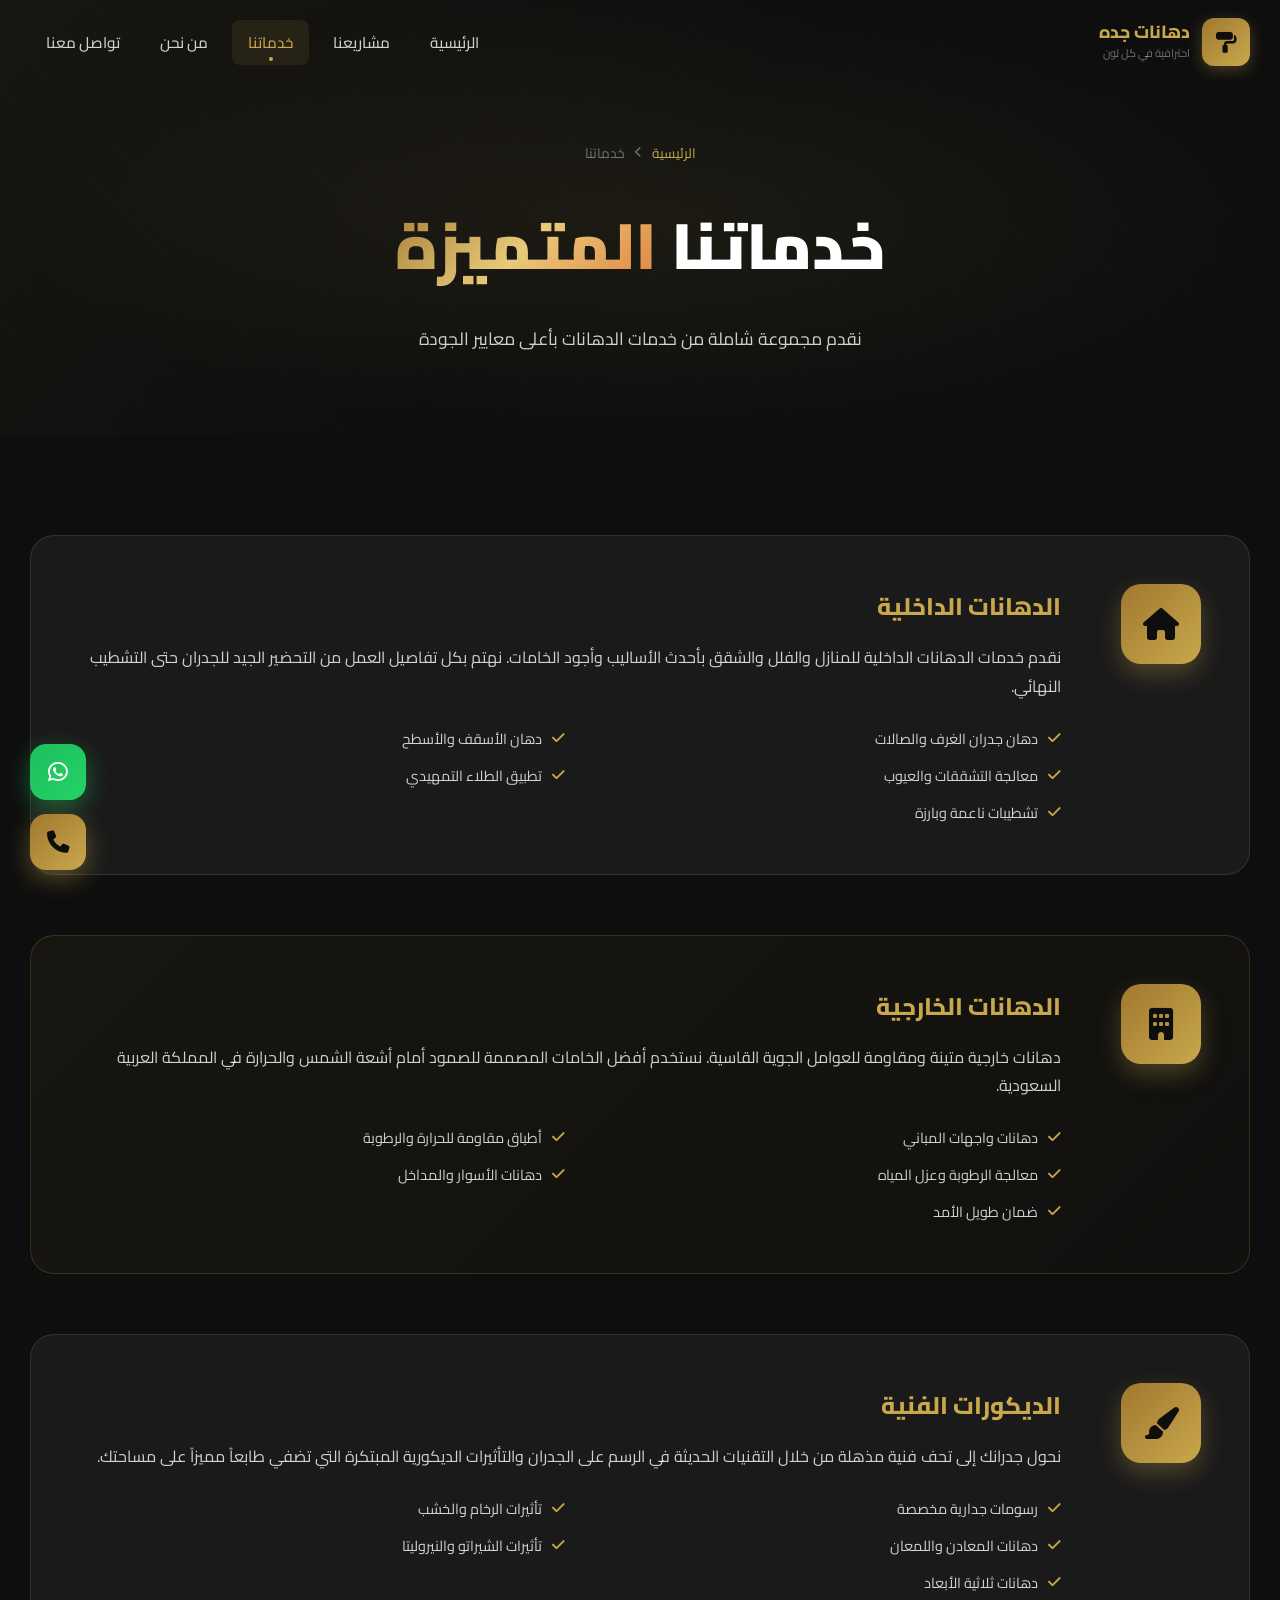
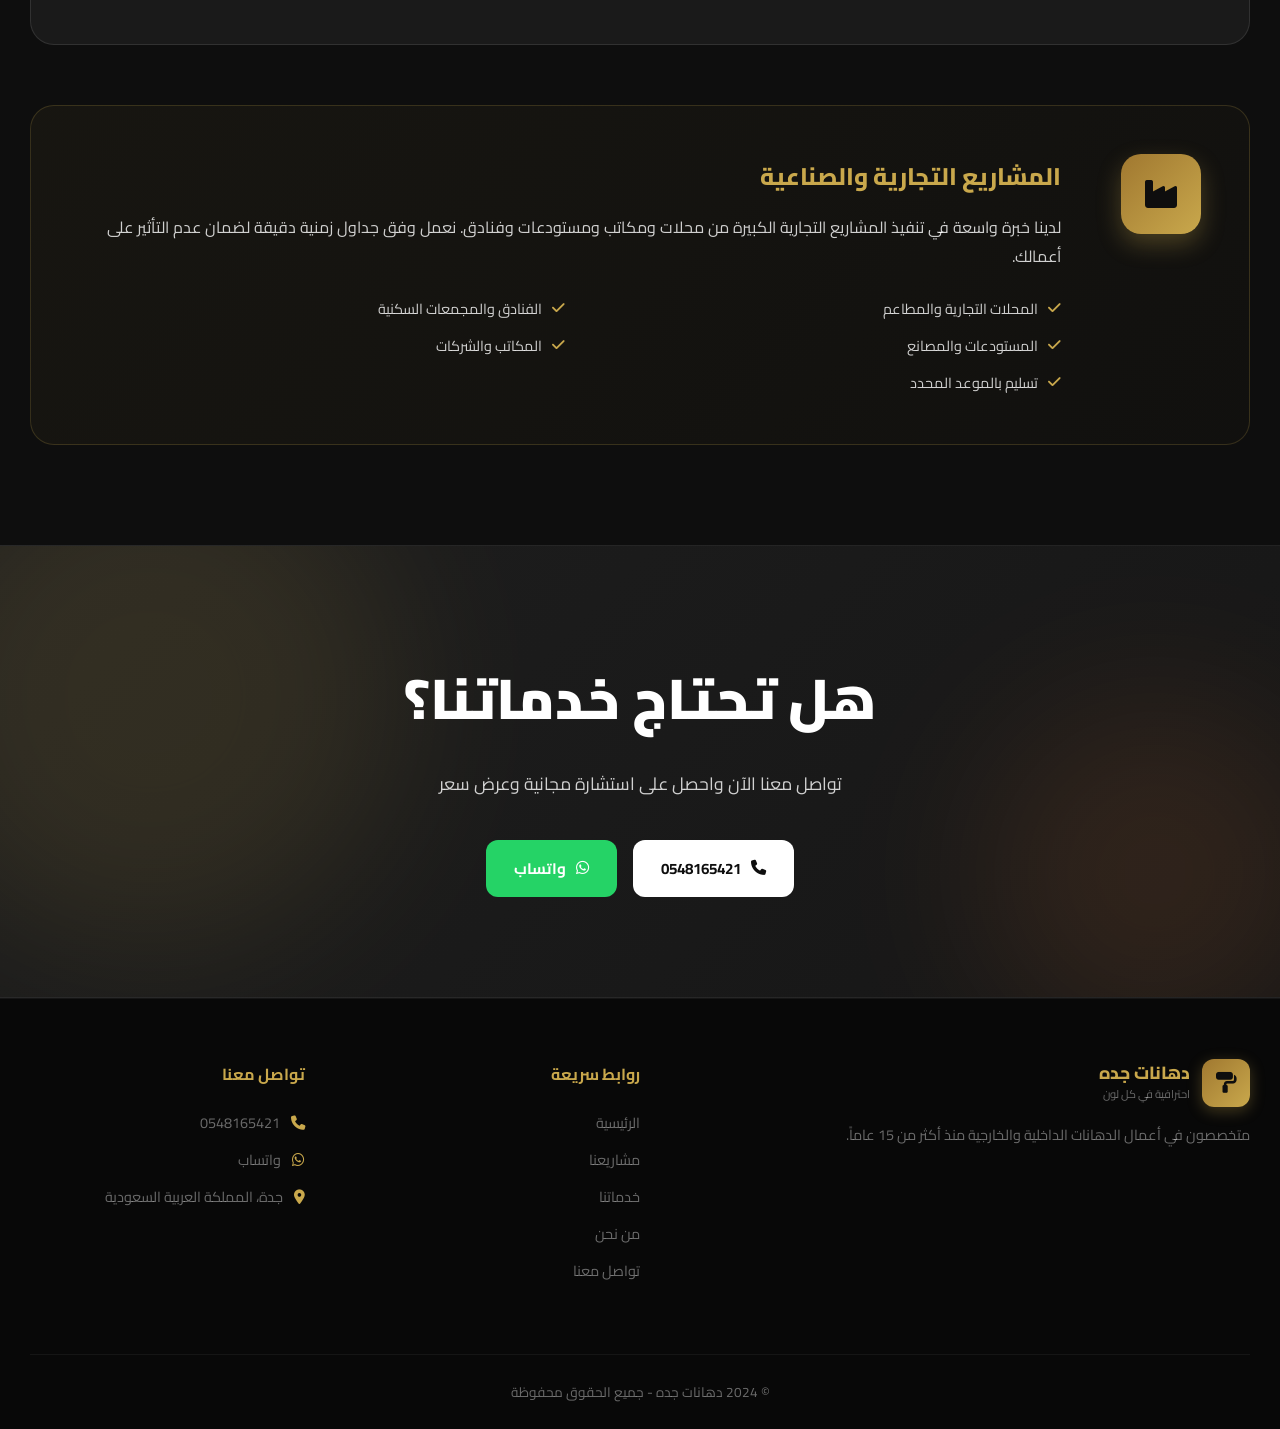
<file: services.html>
<!DOCTYPE html>
<html lang="ar" dir="rtl">
<head>
  <meta charset="UTF-8" />
  <meta name="viewport" content="width=device-width, initial-scale=1.0" />
  <title>خدماتنا | دهانات جده</title>
  <link rel="stylesheet" href="style.css" />
  <link href="https://fonts.googleapis.com/css2?family=Cairo:wght@300;400;600;700;900&family=Tajawal:wght@300;400;500;700;800&display=swap" rel="stylesheet" />
  <link rel="stylesheet" href="https://cdnjs.cloudflare.com/ajax/libs/font-awesome/6.5.0/css/all.min.css" />
</head>
<body>

  <nav class="navbar" id="navbar">
    <div class="nav-container">
      <div class="nav-logo">
        <div class="logo-icon"><i class="fa-solid fa-paint-roller"></i></div>
        <div class="logo-text">
          <span class="logo-main">دهانات جده</span>
          <span class="logo-sub">احترافية في كل لون</span>
        </div>
      </div>
      <div class="nav-links" id="navLinks">
        <a href="index.html" class="nav-link">الرئيسية</a>
        <a href="projects.html" class="nav-link">مشاريعنا</a>
        <a href="services.html" class="nav-link active">خدماتنا</a>
        <a href="about.html" class="nav-link">من نحن</a>
        <a href="contact.html" class="nav-link">تواصل معنا</a>
      </div>
      <button class="nav-toggle" id="navToggle"><span></span><span></span><span></span></button>
    </div>
  </nav>

  <section class="page-hero">
    <div class="page-hero-bg"></div>
    <div class="page-hero-content">
      <div class="breadcrumb"><a href="index.html">الرئيسية</a> <i class="fa-solid fa-chevron-left"></i> خدماتنا</div>
      <h1>خدماتنا <span class="gradient-text">المتميزة</span></h1>
      <p>نقدم مجموعة شاملة من خدمات الدهانات بأعلى معايير الجودة</p>
    </div>
  </section>

  <section class="services-detail section-pad">
    <div class="container">
      <div class="services-detail-grid">

        <div class="service-detail-card">
          <div class="sdc-icon"><i class="fa-solid fa-home"></i></div>
          <div class="sdc-content">
            <h3>الدهانات الداخلية</h3>
            <p>نقدم خدمات الدهانات الداخلية للمنازل والفلل والشقق بأحدث الأساليب وأجود الخامات. نهتم بكل تفاصيل العمل من التحضير الجيد للجدران حتى التشطيب النهائي.</p>
            <ul class="service-features">
              <li><i class="fa-solid fa-check"></i> دهان جدران الغرف والصالات</li>
              <li><i class="fa-solid fa-check"></i> دهان الأسقف والأسطح</li>
              <li><i class="fa-solid fa-check"></i> معالجة التشققات والعيوب</li>
              <li><i class="fa-solid fa-check"></i> تطبيق الطلاء التمهيدي</li>
              <li><i class="fa-solid fa-check"></i> تشطيبات ناعمة وبارزة</li>
            </ul>
          </div>
        </div>

        <div class="service-detail-card reverse">
          <div class="sdc-icon"><i class="fa-solid fa-building"></i></div>
          <div class="sdc-content">
            <h3>الدهانات الخارجية</h3>
            <p>دهانات خارجية متينة ومقاومة للعوامل الجوية القاسية. نستخدم أفضل الخامات المصممة للصمود أمام أشعة الشمس والحرارة في المملكة العربية السعودية.</p>
            <ul class="service-features">
              <li><i class="fa-solid fa-check"></i> دهانات واجهات المباني</li>
              <li><i class="fa-solid fa-check"></i> أطباق مقاومة للحرارة والرطوبة</li>
              <li><i class="fa-solid fa-check"></i> معالجة الرطوبة وعزل المياه</li>
              <li><i class="fa-solid fa-check"></i> دهانات الأسوار والمداخل</li>
              <li><i class="fa-solid fa-check"></i> ضمان طويل الأمد</li>
            </ul>
          </div>
        </div>

        <div class="service-detail-card">
          <div class="sdc-icon"><i class="fa-solid fa-paint-brush"></i></div>
          <div class="sdc-content">
            <h3>الديكورات الفنية</h3>
            <p>نحول جدرانك إلى تحف فنية مذهلة من خلال التقنيات الحديثة في الرسم على الجدران والتأثيرات الديكورية المبتكرة التي تضفي طابعاً مميزاً على مساحتك.</p>
            <ul class="service-features">
              <li><i class="fa-solid fa-check"></i> رسومات جدارية مخصصة</li>
              <li><i class="fa-solid fa-check"></i> تأثيرات الرخام والخشب</li>
              <li><i class="fa-solid fa-check"></i> دهانات المعادن واللمعان</li>
              <li><i class="fa-solid fa-check"></i> تأثيرات الشيراتو والنيروليتا</li>
              <li><i class="fa-solid fa-check"></i> دهانات ثلاثية الأبعاد</li>
            </ul>
          </div>
        </div>

        <div class="service-detail-card reverse">
          <div class="sdc-icon"><i class="fa-solid fa-industry"></i></div>
          <div class="sdc-content">
            <h3>المشاريع التجارية والصناعية</h3>
            <p>لدينا خبرة واسعة في تنفيذ المشاريع التجارية الكبيرة من محلات ومكاتب ومستودعات وفنادق. نعمل وفق جداول زمنية دقيقة لضمان عدم التأثير على أعمالك.</p>
            <ul class="service-features">
              <li><i class="fa-solid fa-check"></i> المحلات التجارية والمطاعم</li>
              <li><i class="fa-solid fa-check"></i> الفنادق والمجمعات السكنية</li>
              <li><i class="fa-solid fa-check"></i> المستودعات والمصانع</li>
              <li><i class="fa-solid fa-check"></i> المكاتب والشركات</li>
              <li><i class="fa-solid fa-check"></i> تسليم بالموعد المحدد</li>
            </ul>
          </div>
        </div>

      </div>
    </div>
  </section>

  <!-- CTA -->
  <section class="cta-section">
    <div class="cta-bg"><div class="paint-blob blob4"></div><div class="paint-blob blob5"></div></div>
    <div class="container">
      <div class="cta-content">
        <h2>هل تحتاج خدماتنا؟</h2>
        <p>تواصل معنا الآن واحصل على استشارة مجانية وعرض سعر</p>
        <div class="cta-actions">
          <a href="tel:0548165421" class="btn btn-white"><i class="fa-solid fa-phone"></i> 0548165421</a>
          <a href="https://wa.me/966548165421" target="_blank" class="btn btn-whatsapp"><i class="fa-brands fa-whatsapp"></i> واتساب</a>
        </div>
      </div>
    </div>
  </section>

  <footer class="footer">
    <div class="container">
      <div class="footer-grid">
        <div class="footer-brand">
          <div class="nav-logo">
            <div class="logo-icon"><i class="fa-solid fa-paint-roller"></i></div>
            <div class="logo-text"><span class="logo-main">دهانات جده</span><span class="logo-sub">احترافية في كل لون</span></div>
          </div>
          <p>متخصصون في أعمال الدهانات الداخلية والخارجية منذ أكثر من 15 عاماً.</p>
        </div>
        <div class="footer-links">
          <h4>روابط سريعة</h4>
          <a href="index.html">الرئيسية</a>
          <a href="projects.html">مشاريعنا</a>
          <a href="services.html">خدماتنا</a>
          <a href="about.html">من نحن</a>
          <a href="contact.html">تواصل معنا</a>
        </div>
        <div class="footer-contact">
          <h4>تواصل معنا</h4>
          <a href="tel:0548165421"><i class="fa-solid fa-phone"></i> 0548165421</a>
          <a href="https://wa.me/966548165421" target="_blank"><i class="fa-brands fa-whatsapp"></i> واتساب</a>
          <p><i class="fa-solid fa-location-dot"></i> جدة، المملكة العربية السعودية</p>
        </div>
      </div>
      <div class="footer-bottom"><p>© 2024 دهانات جده - جميع الحقوق محفوظة</p></div>
    </div>
  </footer>

  <div class="floating-btns">
    <a href="https://wa.me/966548165421" target="_blank" class="float-btn whatsapp-btn" title="واتساب">
      <i class="fa-brands fa-whatsapp"></i>
      <span class="float-tooltip">تواصل عبر واتساب</span>
    </a>
    <a href="tel:0548165421" class="float-btn call-btn" title="اتصل بنا">
      <i class="fa-solid fa-phone"></i>
      <span class="float-tooltip">اتصل بنا الآن</span>
    </a>
  </div>

  <script src="script.js"></script>
</body>
</html>
</file>
<file: style.css>
/* ============================================
   دهانات جده - Stylesheet
   Theme: Luxury Dark Gold
============================================ */

:root {
  --gold: #C9A84C;
  --gold-light: #E8C97A;
  --gold-dark: #A07830;
  --dark: #0E0E0E;
  --dark2: #161616;
  --dark3: #1E1E1E;
  --dark4: #252525;
  --white: #FFFFFF;
  --white80: rgba(255,255,255,0.8);
  --white40: rgba(255,255,255,0.4);
  --white10: rgba(255,255,255,0.1);
  --white5: rgba(255,255,255,0.05);
  --accent: #E07B39;
  --green-wa: #25D366;
  --radius: 16px;
  --shadow: 0 20px 60px rgba(0,0,0,0.4);
  --font: 'Cairo', 'Tajawal', sans-serif;
}

* { margin: 0; padding: 0; box-sizing: border-box; }
html { scroll-behavior: smooth; }

body {
  font-family: var(--font);
  background: var(--dark);
  color: var(--white);
  direction: rtl;
  overflow-x: hidden;
}

/* ========== LOADER ========== */
.loader {
  position: fixed;
  inset: 0;
  background: var(--dark);
  z-index: 9999;
  display: flex;
  align-items: center;
  justify-content: center;
  transition: opacity 0.6s, visibility 0.6s;
}
.loader.hidden { opacity: 0; visibility: hidden; }

.loader-inner {
  text-align: center;
  display: flex;
  flex-direction: column;
  align-items: center;
  gap: 20px;
}

.loader-brush {
  width: 60px;
  height: 60px;
  border: 3px solid var(--white10);
  border-top-color: var(--gold);
  border-radius: 50%;
  animation: spin 1s linear infinite;
}

@keyframes spin { to { transform: rotate(360deg); } }

.loader-text {
  font-size: 1.6rem;
  font-weight: 700;
  color: var(--gold);
  letter-spacing: 2px;
}

.loader-bar {
  width: 200px;
  height: 4px;
  background: var(--white10);
  border-radius: 2px;
  overflow: hidden;
}

.loader-progress {
  height: 100%;
  background: linear-gradient(90deg, var(--gold-dark), var(--gold-light));
  border-radius: 2px;
  animation: loading 1.8s ease forwards;
}

@keyframes loading { from { width: 0; } to { width: 100%; } }

/* ========== NAVBAR ========== */
.navbar {
  position: fixed;
  top: 0;
  left: 0;
  right: 0;
  z-index: 1000;
  padding: 18px 0;
  background: transparent;
  transition: all 0.4s ease;
}

.navbar.scrolled {
  background: rgba(14,14,14,0.95);
  backdrop-filter: blur(20px);
  padding: 12px 0;
  border-bottom: 1px solid var(--white10);
  box-shadow: 0 4px 30px rgba(0,0,0,0.5);
}

.nav-container {
  max-width: 1300px;
  margin: 0 auto;
  padding: 0 30px;
  display: flex;
  align-items: center;
  justify-content: space-between;
  gap: 30px;
}

.nav-logo {
  display: flex;
  align-items: center;
  gap: 12px;
  text-decoration: none;
  flex-shrink: 0;
}

.logo-icon {
  width: 48px;
  height: 48px;
  background: linear-gradient(135deg, var(--gold-dark), var(--gold));
  border-radius: 12px;
  display: flex;
  align-items: center;
  justify-content: center;
  font-size: 1.3rem;
  color: var(--dark);
  box-shadow: 0 4px 15px rgba(201,168,76,0.3);
}

.logo-text {
  display: flex;
  flex-direction: column;
}

.logo-main {
  font-size: 1.1rem;
  font-weight: 800;
  color: var(--gold);
  line-height: 1.2;
}

.logo-sub {
  font-size: 0.7rem;
  color: var(--white40);
  font-weight: 400;
}

.nav-links {
  display: flex;
  align-items: center;
  gap: 8px;
}

.nav-link {
  text-decoration: none;
  color: var(--white80);
  font-weight: 500;
  font-size: 0.95rem;
  padding: 8px 16px;
  border-radius: 8px;
  transition: all 0.3s;
  position: relative;
}

.nav-link:hover,
.nav-link.active {
  color: var(--gold);
  background: rgba(201,168,76,0.1);
}

.nav-link.active::after {
  content: '';
  position: absolute;
  bottom: 4px;
  left: 50%;
  transform: translateX(-50%);
  width: 4px;
  height: 4px;
  background: var(--gold);
  border-radius: 50%;
}

.nav-toggle {
  display: none;
  flex-direction: column;
  gap: 5px;
  background: none;
  border: none;
  cursor: pointer;
  padding: 8px;
}

.nav-toggle span {
  display: block;
  width: 26px;
  height: 2px;
  background: var(--white);
  border-radius: 2px;
  transition: all 0.3s;
}

/* ========== HERO ========== */
.hero {
  min-height: 100vh;
  display: flex;
  align-items: center;
  justify-content: center;
  position: relative;
  overflow: hidden;
  padding: 120px 30px 80px;
  background: radial-gradient(ellipse at 20% 50%, rgba(201,168,76,0.08) 0%, transparent 60%),
              radial-gradient(ellipse at 80% 20%, rgba(224,123,57,0.06) 0%, transparent 50%),
              var(--dark);
}

.hero-bg {
  position: absolute;
  inset: 0;
  overflow: hidden;
  pointer-events: none;
}

.paint-blob {
  position: absolute;
  border-radius: 50%;
  filter: blur(80px);
  opacity: 0.12;
}

.blob1 {
  width: 600px; height: 600px;
  background: var(--gold);
  top: -200px; right: -200px;
  animation: float1 8s ease-in-out infinite;
}

.blob2 {
  width: 400px; height: 400px;
  background: var(--accent);
  bottom: -100px; left: -100px;
  animation: float2 10s ease-in-out infinite;
}

.blob3 {
  width: 300px; height: 300px;
  background: var(--gold-light);
  top: 50%; left: 30%;
  animation: float1 12s ease-in-out infinite reverse;
}

.blob4 {
  width: 500px; height: 500px;
  background: var(--gold);
  top: -100px; left: -100px;
  animation: float1 9s ease-in-out infinite;
}

.blob5 {
  width: 350px; height: 350px;
  background: var(--accent);
  bottom: -50px; right: -50px;
  animation: float2 11s ease-in-out infinite;
}

@keyframes float1 {
  0%, 100% { transform: translate(0,0) scale(1); }
  50% { transform: translate(30px, -30px) scale(1.05); }
}

@keyframes float2 {
  0%, 100% { transform: translate(0,0) scale(1); }
  50% { transform: translate(-20px, 20px) scale(1.08); }
}

.paint-drip {
  position: absolute;
  width: 3px;
  background: linear-gradient(180deg, var(--gold) 0%, transparent 100%);
  opacity: 0.3;
  animation: drip 4s ease-in-out infinite;
}

.drip1 { height: 80px; top: 0; right: 20%; animation-delay: 0s; }
.drip2 { height: 120px; top: 0; right: 40%; animation-delay: 1.5s; }
.drip3 { height: 60px; top: 0; right: 65%; animation-delay: 3s; }

@keyframes drip {
  0% { transform: scaleY(0); opacity: 0; }
  30% { opacity: 0.4; }
  100% { transform: scaleY(1) translateY(20px); opacity: 0; }
}

.hero-content {
  position: relative;
  z-index: 2;
  text-align: center;
  max-width: 800px;
  margin: 0 auto;
}

.hero-badge {
  display: inline-block;
  background: rgba(201,168,76,0.15);
  border: 1px solid rgba(201,168,76,0.3);
  color: var(--gold);
  padding: 8px 20px;
  border-radius: 50px;
  font-size: 0.85rem;
  font-weight: 600;
  margin-bottom: 30px;
  letter-spacing: 1px;
  animation: fadeInDown 0.8s ease forwards;
}

.hero-title {
  font-size: clamp(2.5rem, 7vw, 5rem);
  font-weight: 900;
  line-height: 1.2;
  margin-bottom: 20px;
  animation: fadeInUp 0.8s ease 0.2s both;
}

.gradient-text {
  background: linear-gradient(135deg, var(--gold-dark), var(--gold-light), var(--accent));
  -webkit-background-clip: text;
  -webkit-text-fill-color: transparent;
  background-clip: text;
}

.hero-desc {
  font-size: 1.15rem;
  color: var(--white80);
  line-height: 1.8;
  margin-bottom: 40px;
  animation: fadeInUp 0.8s ease 0.4s both;
}

.hero-actions {
  display: flex;
  gap: 16px;
  justify-content: center;
  flex-wrap: wrap;
  margin-bottom: 60px;
  animation: fadeInUp 0.8s ease 0.6s both;
}

.hero-stats {
  display: flex;
  align-items: center;
  justify-content: center;
  gap: 40px;
  flex-wrap: wrap;
  animation: fadeInUp 0.8s ease 0.8s both;
}

.stat {
  display: flex;
  flex-direction: column;
  align-items: center;
}

.stat-num {
  font-size: 2rem;
  font-weight: 900;
  color: var(--gold);
  line-height: 1;
}

.stat-label {
  font-size: 0.8rem;
  color: var(--white40);
  margin-top: 4px;
}

.stat-divider {
  width: 1px;
  height: 50px;
  background: var(--white10);
}

.hero-scroll {
  position: absolute;
  bottom: 40px;
  left: 50%;
  transform: translateX(-50%);
  display: flex;
  flex-direction: column;
  align-items: center;
  gap: 8px;
  font-size: 0.75rem;
  color: var(--white40);
  animation: fadeIn 1s ease 1.5s both;
}

.scroll-arrow {
  width: 20px;
  height: 20px;
  border-right: 2px solid var(--gold);
  border-bottom: 2px solid var(--gold);
  transform: rotate(45deg);
  animation: bounce 2s ease infinite;
}

@keyframes bounce {
  0%, 100% { transform: rotate(45deg) translateY(0); }
  50% { transform: rotate(45deg) translateY(5px); }
}

/* ========== BUTTONS ========== */
.btn {
  display: inline-flex;
  align-items: center;
  gap: 10px;
  padding: 14px 28px;
  border-radius: 12px;
  font-family: var(--font);
  font-size: 0.95rem;
  font-weight: 700;
  cursor: pointer;
  text-decoration: none;
  border: none;
  transition: all 0.3s ease;
  white-space: nowrap;
}

.btn-primary {
  background: linear-gradient(135deg, var(--gold-dark), var(--gold));
  color: var(--dark);
  box-shadow: 0 6px 25px rgba(201,168,76,0.35);
}

.btn-primary:hover {
  transform: translateY(-2px);
  box-shadow: 0 10px 35px rgba(201,168,76,0.5);
}

.btn-outline {
  background: transparent;
  color: var(--white);
  border: 2px solid rgba(255,255,255,0.3);
}

.btn-outline:hover {
  border-color: var(--gold);
  color: var(--gold);
  background: rgba(201,168,76,0.08);
}

.btn-gold {
  background: transparent;
  color: var(--gold);
  border: 2px solid var(--gold);
}

.btn-gold:hover {
  background: var(--gold);
  color: var(--dark);
}

.btn-white {
  background: var(--white);
  color: var(--dark);
}

.btn-white:hover {
  background: var(--gold-light);
  transform: translateY(-2px);
}

.btn-whatsapp {
  background: var(--green-wa);
  color: var(--white);
}

.btn-whatsapp:hover {
  background: #1EBE5D;
  transform: translateY(-2px);
}

.btn-whatsapp-solid {
  background: var(--green-wa);
  color: var(--white);
  display: inline-flex;
  align-items: center;
  gap: 10px;
  padding: 14px 28px;
  border-radius: 12px;
  font-family: var(--font);
  font-size: 0.95rem;
  font-weight: 700;
  text-decoration: none;
  transition: all 0.3s;
}

.btn-whatsapp-solid:hover {
  background: #1EBE5D;
  transform: translateY(-2px);
}

.full-width { width: 100%; justify-content: center; }
.center-btn { text-align: center; margin-top: 50px; }

/* ========== SECTIONS ========== */
.section-pad { padding: 100px 0; }

.container {
  max-width: 1300px;
  margin: 0 auto;
  padding: 0 30px;
}

.section-header {
  text-align: center;
  margin-bottom: 60px;
}

.section-tag {
  display: inline-block;
  background: rgba(201,168,76,0.15);
  border: 1px solid rgba(201,168,76,0.3);
  color: var(--gold);
  padding: 6px 18px;
  border-radius: 50px;
  font-size: 0.82rem;
  font-weight: 700;
  margin-bottom: 16px;
  letter-spacing: 1px;
}

.section-title {
  font-size: clamp(1.8rem, 4vw, 2.8rem);
  font-weight: 900;
  line-height: 1.3;
  margin-bottom: 16px;
  color: var(--white);
}

.section-title.light { color: var(--white); }

.section-sub {
  font-size: 1rem;
  color: var(--white40);
  max-width: 500px;
  margin: 0 auto;
}

.section-sub.light { color: rgba(255,255,255,0.5); }

.dark-section { background: var(--dark2); }

/* ========== SERVICES GRID ========== */
.services-grid {
  display: grid;
  grid-template-columns: repeat(auto-fit, minmax(260px, 1fr));
  gap: 24px;
}

.service-card {
  background: var(--white5);
  border: 1px solid var(--white10);
  border-radius: var(--radius);
  padding: 36px 28px;
  position: relative;
  overflow: hidden;
  transition: all 0.4s ease;
}

.service-card:hover {
  border-color: rgba(201,168,76,0.4);
  transform: translateY(-6px);
  box-shadow: 0 20px 50px rgba(0,0,0,0.3);
  background: rgba(255,255,255,0.07);
}

.service-card.featured {
  border-color: rgba(201,168,76,0.4);
  background: linear-gradient(135deg, rgba(201,168,76,0.08), rgba(201,168,76,0.03));
}

.service-icon {
  width: 64px;
  height: 64px;
  background: linear-gradient(135deg, var(--gold-dark), var(--gold));
  border-radius: 16px;
  display: flex;
  align-items: center;
  justify-content: center;
  font-size: 1.5rem;
  color: var(--dark);
  margin-bottom: 20px;
  box-shadow: 0 8px 20px rgba(201,168,76,0.25);
}

.service-card h3 {
  font-size: 1.2rem;
  font-weight: 700;
  margin-bottom: 10px;
  color: var(--white);
}

.service-card p {
  color: var(--white40);
  font-size: 0.9rem;
  line-height: 1.7;
}

.service-accent {
  position: absolute;
  bottom: 0;
  left: 0;
  right: 0;
  height: 3px;
  background: linear-gradient(90deg, var(--gold-dark), var(--gold-light));
  transform: scaleX(0);
  transition: transform 0.4s;
}

.service-card:hover .service-accent,
.service-card.featured .service-accent { transform: scaleX(1); }

/* ========== PROJECTS PREVIEW ========== */
.preview-grid {
  display: grid;
  grid-template-columns: repeat(3, 1fr);
  grid-template-rows: auto auto;
  gap: 16px;
}

.preview-item {
  position: relative;
  overflow: hidden;
  border-radius: var(--radius);
  aspect-ratio: 1;
  cursor: pointer;
}

.preview-item.large {
  grid-column: 1 / 2;
  grid-row: 1 / 3;
  aspect-ratio: auto;
}

.preview-item img {
  width: 100%;
  height: 100%;
  object-fit: cover;
  transition: transform 0.5s ease;
}

.preview-item:hover img { transform: scale(1.08); }

.preview-overlay {
  position: absolute;
  inset: 0;
  background: linear-gradient(to top, rgba(0,0,0,0.7) 0%, transparent 60%);
  display: flex;
  align-items: flex-end;
  padding: 20px;
  opacity: 0;
  transition: opacity 0.3s;
}

.preview-item:hover .preview-overlay { opacity: 1; }

.preview-overlay span {
  color: var(--white);
  font-weight: 700;
  font-size: 0.9rem;
}

/* ========== WHY SECTION ========== */
.why-grid {
  display: grid;
  grid-template-columns: 1fr 1fr;
  gap: 80px;
  align-items: center;
}

.why-img-wrap {
  position: relative;
  border-radius: 20px;
  overflow: visible;
}

.why-img-wrap img {
  width: 100%;
  border-radius: 20px;
  aspect-ratio: 4/3;
  object-fit: cover;
  border: 2px solid var(--white10);
}

.why-badge-float {
  position: absolute;
  bottom: -20px;
  left: -20px;
  background: linear-gradient(135deg, var(--gold-dark), var(--gold));
  color: var(--dark);
  border-radius: 16px;
  padding: 16px 24px;
  text-align: center;
  box-shadow: 0 10px 30px rgba(201,168,76,0.4);
}

.badge-num {
  font-size: 2rem;
  font-weight: 900;
  line-height: 1;
}

.badge-txt {
  font-size: 0.75rem;
  font-weight: 700;
  opacity: 0.8;
}

.why-content p {
  color: var(--white80);
  line-height: 1.8;
  margin: 20px 0 30px;
}

.features-list {
  display: flex;
  flex-direction: column;
  gap: 12px;
  margin-bottom: 36px;
}

.feature-item {
  display: flex;
  align-items: center;
  gap: 12px;
  font-size: 0.95rem;
  color: var(--white80);
}

.feature-item i {
  color: var(--gold);
  font-size: 1rem;
  flex-shrink: 0;
}

/* ========== TESTIMONIALS ========== */
.testimonials-grid {
  display: grid;
  grid-template-columns: repeat(auto-fit, minmax(280px, 1fr));
  gap: 24px;
}

.testimonial-card {
  background: var(--dark3);
  border: 1px solid var(--white10);
  border-radius: var(--radius);
  padding: 32px;
  transition: all 0.3s ease;
}

.testimonial-card:hover,
.testimonial-card.featured {
  border-color: rgba(201,168,76,0.4);
  transform: translateY(-4px);
}

.stars {
  color: var(--gold);
  font-size: 1.1rem;
  margin-bottom: 16px;
}

.testimonial-card p {
  color: var(--white80);
  line-height: 1.8;
  font-size: 0.95rem;
  margin-bottom: 24px;
  font-style: italic;
}

.testimonial-author {
  display: flex;
  align-items: center;
  gap: 14px;
}

.author-avatar {
  width: 46px;
  height: 46px;
  background: linear-gradient(135deg, var(--gold-dark), var(--gold));
  border-radius: 50%;
  display: flex;
  align-items: center;
  justify-content: center;
  font-weight: 900;
  font-size: 1.1rem;
  color: var(--dark);
  flex-shrink: 0;
}

.testimonial-author strong {
  display: block;
  color: var(--white);
  font-weight: 700;
}

.testimonial-author span {
  font-size: 0.8rem;
  color: var(--white40);
}

/* ========== CTA SECTION ========== */
.cta-section {
  padding: 100px 0;
  position: relative;
  overflow: hidden;
  background: linear-gradient(135deg, var(--dark3), var(--dark2));
  border-top: 1px solid var(--white5);
  border-bottom: 1px solid var(--white5);
}

.cta-bg {
  position: absolute;
  inset: 0;
  overflow: hidden;
}

.cta-content {
  position: relative;
  z-index: 2;
  text-align: center;
}

.cta-content h2 {
  font-size: clamp(2rem, 5vw, 3.5rem);
  font-weight: 900;
  color: var(--white);
  margin-bottom: 16px;
}

.cta-content p {
  color: var(--white80);
  font-size: 1.1rem;
  margin-bottom: 40px;
}

.cta-actions {
  display: flex;
  gap: 16px;
  justify-content: center;
  flex-wrap: wrap;
}

/* ========== FOOTER ========== */
.footer {
  background: #080808;
  padding: 60px 0 0;
  border-top: 1px solid var(--white5);
}

.footer-grid {
  display: grid;
  grid-template-columns: 2fr 1fr 1fr;
  gap: 60px;
  padding-bottom: 60px;
}

.footer-brand p {
  color: var(--white40);
  font-size: 0.9rem;
  line-height: 1.7;
  margin-top: 16px;
}

.footer-links h4,
.footer-contact h4 {
  color: var(--gold);
  font-size: 1rem;
  font-weight: 700;
  margin-bottom: 20px;
}

.footer-links a,
.footer-contact a {
  display: block;
  color: var(--white40);
  text-decoration: none;
  font-size: 0.9rem;
  margin-bottom: 10px;
  transition: color 0.3s;
}

.footer-links a:hover,
.footer-contact a:hover { color: var(--gold); }

.footer-contact a i,
.footer-contact p i {
  margin-left: 8px;
  color: var(--gold);
}

.footer-contact p {
  color: var(--white40);
  font-size: 0.9rem;
  margin-bottom: 10px;
}

.footer-bottom {
  border-top: 1px solid var(--white5);
  padding: 24px 0;
  text-align: center;
}

.footer-bottom p {
  color: var(--white40);
  font-size: 0.85rem;
}

/* ========== FLOATING BUTTONS ========== */
.floating-btns {
  position: fixed;
  bottom: 30px;
  left: 30px;
  z-index: 999;
  display: flex;
  flex-direction: column;
  gap: 14px;
  align-items: flex-start;
}

.float-btn {
  display: flex;
  align-items: center;
  justify-content: center;
  width: 56px;
  height: 56px;
  border-radius: 16px;
  font-size: 1.4rem;
  color: var(--white);
  text-decoration: none;
  box-shadow: 0 8px 25px rgba(0,0,0,0.35);
  transition: all 0.3s ease;
  position: relative;
}

.float-btn:hover {
  transform: translateY(-4px) scale(1.08);
}

.whatsapp-btn {
  background: linear-gradient(135deg, #1EBE5D, #25D366);
  box-shadow: 0 8px 25px rgba(37,211,102,0.4);
}

.call-btn {
  background: linear-gradient(135deg, var(--gold-dark), var(--gold));
  box-shadow: 0 8px 25px rgba(201,168,76,0.4);
  color: var(--dark);
}

.float-tooltip {
  position: absolute;
  left: calc(100% + 12px);
  background: var(--dark3);
  color: var(--white);
  padding: 8px 14px;
  border-radius: 8px;
  font-size: 0.8rem;
  font-weight: 600;
  white-space: nowrap;
  opacity: 0;
  pointer-events: none;
  transition: opacity 0.3s;
  border: 1px solid var(--white10);
}

.float-btn:hover .float-tooltip { opacity: 1; }

/* ========== PAGE HERO ========== */
.page-hero {
  min-height: 45vh;
  display: flex;
  align-items: center;
  justify-content: center;
  position: relative;
  overflow: hidden;
  padding: 140px 30px 80px;
  background: radial-gradient(ellipse at center, rgba(201,168,76,0.08) 0%, transparent 70%),
              var(--dark);
}

.page-hero-bg {
  position: absolute;
  inset: 0;
  background: 
    linear-gradient(135deg, rgba(201,168,76,0.05) 0%, transparent 50%),
    repeating-linear-gradient(45deg, transparent, transparent 40px, rgba(255,255,255,0.01) 40px, rgba(255,255,255,0.01) 41px);
}

.page-hero-content {
  position: relative;
  z-index: 2;
  text-align: center;
}

.breadcrumb {
  display: flex;
  align-items: center;
  justify-content: center;
  gap: 10px;
  color: var(--white40);
  font-size: 0.85rem;
  margin-bottom: 20px;
}

.breadcrumb a {
  color: var(--gold);
  text-decoration: none;
}

.breadcrumb i { font-size: 0.7rem; }

.page-hero-content h1 {
  font-size: clamp(2rem, 5vw, 4rem);
  font-weight: 900;
  margin-bottom: 16px;
}

.page-hero-content p {
  color: var(--white80);
  font-size: 1.1rem;
}

/* ========== FILTER BAR ========== */
.filter-section {
  padding: 30px 0;
  background: var(--dark2);
  border-bottom: 1px solid var(--white5);
  position: sticky;
  top: 70px;
  z-index: 100;
}

.filter-bar {
  display: flex;
  gap: 10px;
  justify-content: center;
  flex-wrap: wrap;
}

.filter-btn {
  padding: 10px 22px;
  border-radius: 10px;
  border: 1px solid var(--white10);
  background: var(--white5);
  color: var(--white80);
  font-family: var(--font);
  font-size: 0.9rem;
  font-weight: 600;
  cursor: pointer;
  transition: all 0.3s;
}

.filter-btn:hover,
.filter-btn.active {
  background: linear-gradient(135deg, var(--gold-dark), var(--gold));
  border-color: transparent;
  color: var(--dark);
}

/* ========== GALLERY GRID ========== */
.gallery-section { background: var(--dark); }

.gallery-grid {
  display: grid;
  grid-template-columns: repeat(auto-fill, minmax(280px, 1fr));
  gap: 16px;
}

.gallery-item {
  position: relative;
  border-radius: var(--radius);
  overflow: hidden;
  aspect-ratio: 1;
  cursor: pointer;
  transition: all 0.4s ease;
}

.gallery-item.hidden {
  display: none;
}

.gallery-media {
  width: 100%;
  height: 100%;
  position: relative;
}

.gallery-media img {
  width: 100%;
  height: 100%;
  object-fit: cover;
  transition: transform 0.5s ease;
  display: block;
}

.gallery-item:hover .gallery-media img { transform: scale(1.1); }

.img-placeholder {
  width: 100%;
  height: 100%;
  background: var(--dark3);
  display: flex;
  flex-direction: column;
  align-items: center;
  justify-content: center;
  gap: 12px;
  color: var(--white40);
  border: 2px dashed var(--white10);
  border-radius: var(--radius);
}

.img-placeholder i { font-size: 2rem; color: var(--gold); }
.img-placeholder span { font-size: 0.85rem; font-weight: 600; }

.gallery-overlay {
  position: absolute;
  inset: 0;
  background: linear-gradient(to top, rgba(0,0,0,0.85) 0%, rgba(0,0,0,0.2) 50%, transparent 100%);
  display: flex;
  flex-direction: column;
  justify-content: space-between;
  padding: 16px;
  opacity: 0;
  transition: opacity 0.3s;
}

.gallery-item:hover .gallery-overlay { opacity: 1; }

.gallery-zoom {
  align-self: flex-end;
  width: 44px;
  height: 44px;
  border-radius: 12px;
  background: rgba(255,255,255,0.15);
  backdrop-filter: blur(10px);
  border: 1px solid rgba(255,255,255,0.2);
  color: var(--white);
  font-size: 1rem;
  cursor: pointer;
  transition: all 0.3s;
  display: flex;
  align-items: center;
  justify-content: center;
}

.gallery-zoom:hover { background: var(--gold); color: var(--dark); }

.gallery-info {
  display: flex;
  align-items: center;
  justify-content: space-between;
}

.gallery-tag {
  background: rgba(201,168,76,0.2);
  border: 1px solid rgba(201,168,76,0.4);
  color: var(--gold);
  padding: 4px 12px;
  border-radius: 50px;
  font-size: 0.75rem;
  font-weight: 700;
}

.gallery-num {
  color: var(--white40);
  font-size: 0.75rem;
  font-weight: 700;
}

/* ========== LIGHTBOX ========== */
.lightbox {
  position: fixed;
  inset: 0;
  z-index: 10000;
  display: none;
  align-items: center;
  justify-content: center;
}

.lightbox.active { display: flex; }

.lightbox-overlay {
  position: absolute;
  inset: 0;
  background: rgba(0,0,0,0.95);
  backdrop-filter: blur(10px);
}

.lightbox-container {
  position: relative;
  z-index: 2;
  max-width: 90vw;
  max-height: 90vh;
  display: flex;
  align-items: center;
}

.lightbox-content {
  position: relative;
}

.lightbox-content img {
  max-width: 85vw;
  max-height: 85vh;
  border-radius: var(--radius);
  object-fit: contain;
  box-shadow: 0 30px 80px rgba(0,0,0,0.7);
}

.lightbox-caption {
  text-align: center;
  color: var(--white80);
  margin-top: 16px;
  font-size: 0.9rem;
}

.lightbox-close {
  position: fixed;
  top: 20px;
  left: 20px;
  width: 48px;
  height: 48px;
  border-radius: 50%;
  background: rgba(255,255,255,0.1);
  border: 1px solid var(--white10);
  color: var(--white);
  font-size: 1.2rem;
  cursor: pointer;
  transition: all 0.3s;
  display: flex;
  align-items: center;
  justify-content: center;
  z-index: 3;
}

.lightbox-close:hover { background: rgba(255,255,255,0.2); }

.lightbox-prev,
.lightbox-next {
  position: fixed;
  top: 50%;
  transform: translateY(-50%);
  width: 52px;
  height: 52px;
  border-radius: 50%;
  background: rgba(255,255,255,0.1);
  border: 1px solid var(--white10);
  color: var(--white);
  font-size: 1rem;
  cursor: pointer;
  transition: all 0.3s;
  display: flex;
  align-items: center;
  justify-content: center;
  z-index: 3;
}

.lightbox-prev { right: 20px; }
.lightbox-next { left: 20px; }
.lightbox-prev:hover,
.lightbox-next:hover { background: var(--gold); color: var(--dark); }

/* ========== SERVICES DETAIL ========== */
.services-detail-grid {
  display: flex;
  flex-direction: column;
  gap: 60px;
}

.service-detail-card {
  display: grid;
  grid-template-columns: 100px 1fr;
  gap: 40px;
  align-items: flex-start;
  background: var(--white5);
  border: 1px solid var(--white10);
  border-radius: 24px;
  padding: 48px;
  transition: all 0.3s;
}

.service-detail-card:hover {
  border-color: rgba(201,168,76,0.3);
  transform: translateY(-4px);
}

.service-detail-card.reverse {
  background: linear-gradient(135deg, rgba(201,168,76,0.05), rgba(201,168,76,0.02));
  border-color: rgba(201,168,76,0.2);
}

.sdc-icon {
  width: 80px;
  height: 80px;
  background: linear-gradient(135deg, var(--gold-dark), var(--gold));
  border-radius: 20px;
  display: flex;
  align-items: center;
  justify-content: center;
  font-size: 2rem;
  color: var(--dark);
  box-shadow: 0 10px 25px rgba(201,168,76,0.3);
  flex-shrink: 0;
}

.sdc-content h3 {
  font-size: 1.5rem;
  font-weight: 800;
  color: var(--gold);
  margin-bottom: 14px;
}

.sdc-content p {
  color: var(--white80);
  line-height: 1.8;
  margin-bottom: 24px;
}

.service-features {
  list-style: none;
  display: grid;
  grid-template-columns: 1fr 1fr;
  gap: 10px;
}

.service-features li {
  display: flex;
  align-items: center;
  gap: 10px;
  color: var(--white80);
  font-size: 0.9rem;
}

.service-features li i { color: var(--gold); }

/* ========== ABOUT ========== */
.about-grid {
  display: grid;
  grid-template-columns: 1fr 1fr;
  gap: 80px;
  align-items: center;
}

.about-img-wrap {
  position: relative;
}

.about-img-wrap img {
  width: 100%;
  border-radius: 20px;
  aspect-ratio: 4/3;
  object-fit: cover;
  border: 2px solid var(--white10);
}

.about-badge {
  position: absolute;
  bottom: -20px;
  right: -20px;
  background: linear-gradient(135deg, var(--gold-dark), var(--gold));
  color: var(--dark);
  border-radius: 16px;
  padding: 16px 24px;
  text-align: center;
  box-shadow: 0 10px 30px rgba(201,168,76,0.4);
}

.about-content p {
  color: var(--white80);
  line-height: 1.8;
  margin: 20px 0;
}

.about-stats {
  display: flex;
  gap: 30px;
  margin: 30px 0;
  padding: 30px;
  background: var(--white5);
  border-radius: var(--radius);
  border: 1px solid var(--white10);
}

.about-stat {
  flex: 1;
  text-align: center;
}

.about-stat span {
  display: block;
  font-size: 2rem;
  font-weight: 900;
  color: var(--gold);
}

.about-stat p {
  font-size: 0.8rem;
  color: var(--white40);
  margin: 4px 0 0;
}

/* ========== VALUES ========== */
.values-grid {
  display: grid;
  grid-template-columns: repeat(auto-fit, minmax(240px, 1fr));
  gap: 24px;
}

.value-card {
  background: var(--dark3);
  border: 1px solid var(--white10);
  border-radius: var(--radius);
  padding: 40px 30px;
  text-align: center;
  transition: all 0.3s;
}

.value-card:hover {
  border-color: rgba(201,168,76,0.4);
  transform: translateY(-6px);
}

.value-icon {
  width: 70px;
  height: 70px;
  background: linear-gradient(135deg, var(--gold-dark), var(--gold));
  border-radius: 50%;
  display: flex;
  align-items: center;
  justify-content: center;
  font-size: 1.6rem;
  color: var(--dark);
  margin: 0 auto 24px;
  box-shadow: 0 8px 20px rgba(201,168,76,0.3);
}

.value-card h3 {
  font-size: 1.1rem;
  font-weight: 700;
  color: var(--white);
  margin-bottom: 12px;
}

.value-card p {
  color: var(--white40);
  font-size: 0.9rem;
  line-height: 1.7;
}

/* ========== CONTACT ========== */
.contact-grid {
  display: grid;
  grid-template-columns: 1fr 1.2fr;
  gap: 60px;
  align-items: start;
}

.contact-info h2,
.contact-form-wrap h2 {
  font-size: 1.8rem;
  font-weight: 800;
  color: var(--white);
  margin-bottom: 16px;
}

.contact-info > p {
  color: var(--white40);
  line-height: 1.8;
  margin-bottom: 36px;
}

.contact-item {
  display: flex;
  align-items: flex-start;
  gap: 18px;
  margin-bottom: 24px;
  padding: 20px;
  background: var(--white5);
  border: 1px solid var(--white10);
  border-radius: var(--radius);
  transition: all 0.3s;
}

.contact-item:hover {
  border-color: rgba(201,168,76,0.3);
}

.contact-item-icon {
  width: 50px;
  height: 50px;
  background: linear-gradient(135deg, var(--gold-dark), var(--gold));
  border-radius: 14px;
  display: flex;
  align-items: center;
  justify-content: center;
  font-size: 1.2rem;
  color: var(--dark);
  flex-shrink: 0;
}

.contact-item-icon.whatsapp {
  background: linear-gradient(135deg, #1EBE5D, #25D366);
}

.contact-item-content h4 {
  color: var(--gold);
  font-size: 0.85rem;
  font-weight: 700;
  margin-bottom: 6px;
}

.contact-item-content a {
  color: var(--white80);
  text-decoration: none;
  font-size: 0.95rem;
  font-weight: 600;
  transition: color 0.3s;
}

.contact-item-content a:hover { color: var(--gold); }
.contact-item-content p { color: var(--white80); font-size: 0.95rem; }

.contact-cta-btns {
  display: flex;
  gap: 14px;
  flex-wrap: wrap;
  margin-top: 10px;
}

.contact-form-wrap {
  background: var(--dark3);
  border: 1px solid var(--white10);
  border-radius: 24px;
  padding: 40px;
}

.contact-form {
  display: flex;
  flex-direction: column;
  gap: 20px;
  margin-top: 24px;
}

.form-row {
  display: grid;
  grid-template-columns: 1fr 1fr;
  gap: 20px;
}

.form-group {
  display: flex;
  flex-direction: column;
  gap: 8px;
}

.form-group label {
  color: var(--white80);
  font-size: 0.85rem;
  font-weight: 600;
}

.form-group input,
.form-group select,
.form-group textarea {
  background: var(--dark4);
  border: 1px solid var(--white10);
  border-radius: 10px;
  padding: 14px 16px;
  color: var(--white);
  font-family: var(--font);
  font-size: 0.9rem;
  transition: border-color 0.3s;
  outline: none;
  direction: rtl;
}

.form-group input:focus,
.form-group select:focus,
.form-group textarea:focus {
  border-color: rgba(201,168,76,0.5);
  background: rgba(201,168,76,0.04);
}

.form-group select option { background: var(--dark3); }
.form-group textarea { resize: vertical; }

/* ========== ANIMATIONS ========== */
@keyframes fadeInDown {
  from { opacity: 0; transform: translateY(-20px); }
  to { opacity: 1; transform: translateY(0); }
}

@keyframes fadeInUp {
  from { opacity: 0; transform: translateY(30px); }
  to { opacity: 1; transform: translateY(0); }
}

@keyframes fadeIn {
  from { opacity: 0; }
  to { opacity: 1; }
}

.reveal {
  opacity: 0;
  transform: translateY(30px);
  transition: opacity 0.7s ease, transform 0.7s ease;
}

.reveal.visible {
  opacity: 1;
  transform: translateY(0);
}

/* ========== RESPONSIVE ========== */
@media (max-width: 1024px) {
  .why-grid,
  .about-grid { grid-template-columns: 1fr; gap: 50px; }
  .why-img-wrap, .about-img-wrap { max-width: 500px; margin: 0 auto; }
  .preview-grid { grid-template-columns: repeat(2, 1fr); }
  .preview-item.large { grid-column: auto; grid-row: auto; }
  .footer-grid { grid-template-columns: 1fr 1fr; }
  .footer-brand { grid-column: 1 / -1; }
  .contact-grid { grid-template-columns: 1fr; }
}

@media (max-width: 768px) {
  .nav-links {
    position: fixed;
    top: 70px;
    left: 0;
    right: 0;
    background: rgba(14,14,14,0.97);
    backdrop-filter: blur(20px);
    padding: 20px;
    flex-direction: column;
    gap: 4px;
    border-bottom: 1px solid var(--white10);
    transform: translateY(-120%);
    transition: transform 0.4s ease;
    opacity: 0;
  }
  .nav-links.open { transform: translateY(0); opacity: 1; }
  .nav-link { padding: 14px 20px; border-radius: 10px; }
  .nav-toggle { display: flex; }

  .section-pad { padding: 60px 0; }
  .gallery-grid { grid-template-columns: repeat(auto-fill, minmax(160px, 1fr)); }
  .service-detail-card { grid-template-columns: 1fr; padding: 30px; }
  .service-features { grid-template-columns: 1fr; }
  .form-row { grid-template-columns: 1fr; }
  .footer-grid { grid-template-columns: 1fr; gap: 30px; }
  .services-grid { grid-template-columns: 1fr 1fr; }
  .about-stats { flex-direction: column; gap: 20px; }
  .floating-btns { bottom: 20px; left: 20px; }
  .float-tooltip { display: none; }
}

@media (max-width: 480px) {
  .hero-stats { gap: 20px; }
  .stat-divider { display: none; }
  .services-grid { grid-template-columns: 1fr; }
  .preview-grid { grid-template-columns: 1fr; }
  .gallery-grid { grid-template-columns: repeat(2, 1fr); }
  .contact-cta-btns { flex-direction: column; }
}
</file>
